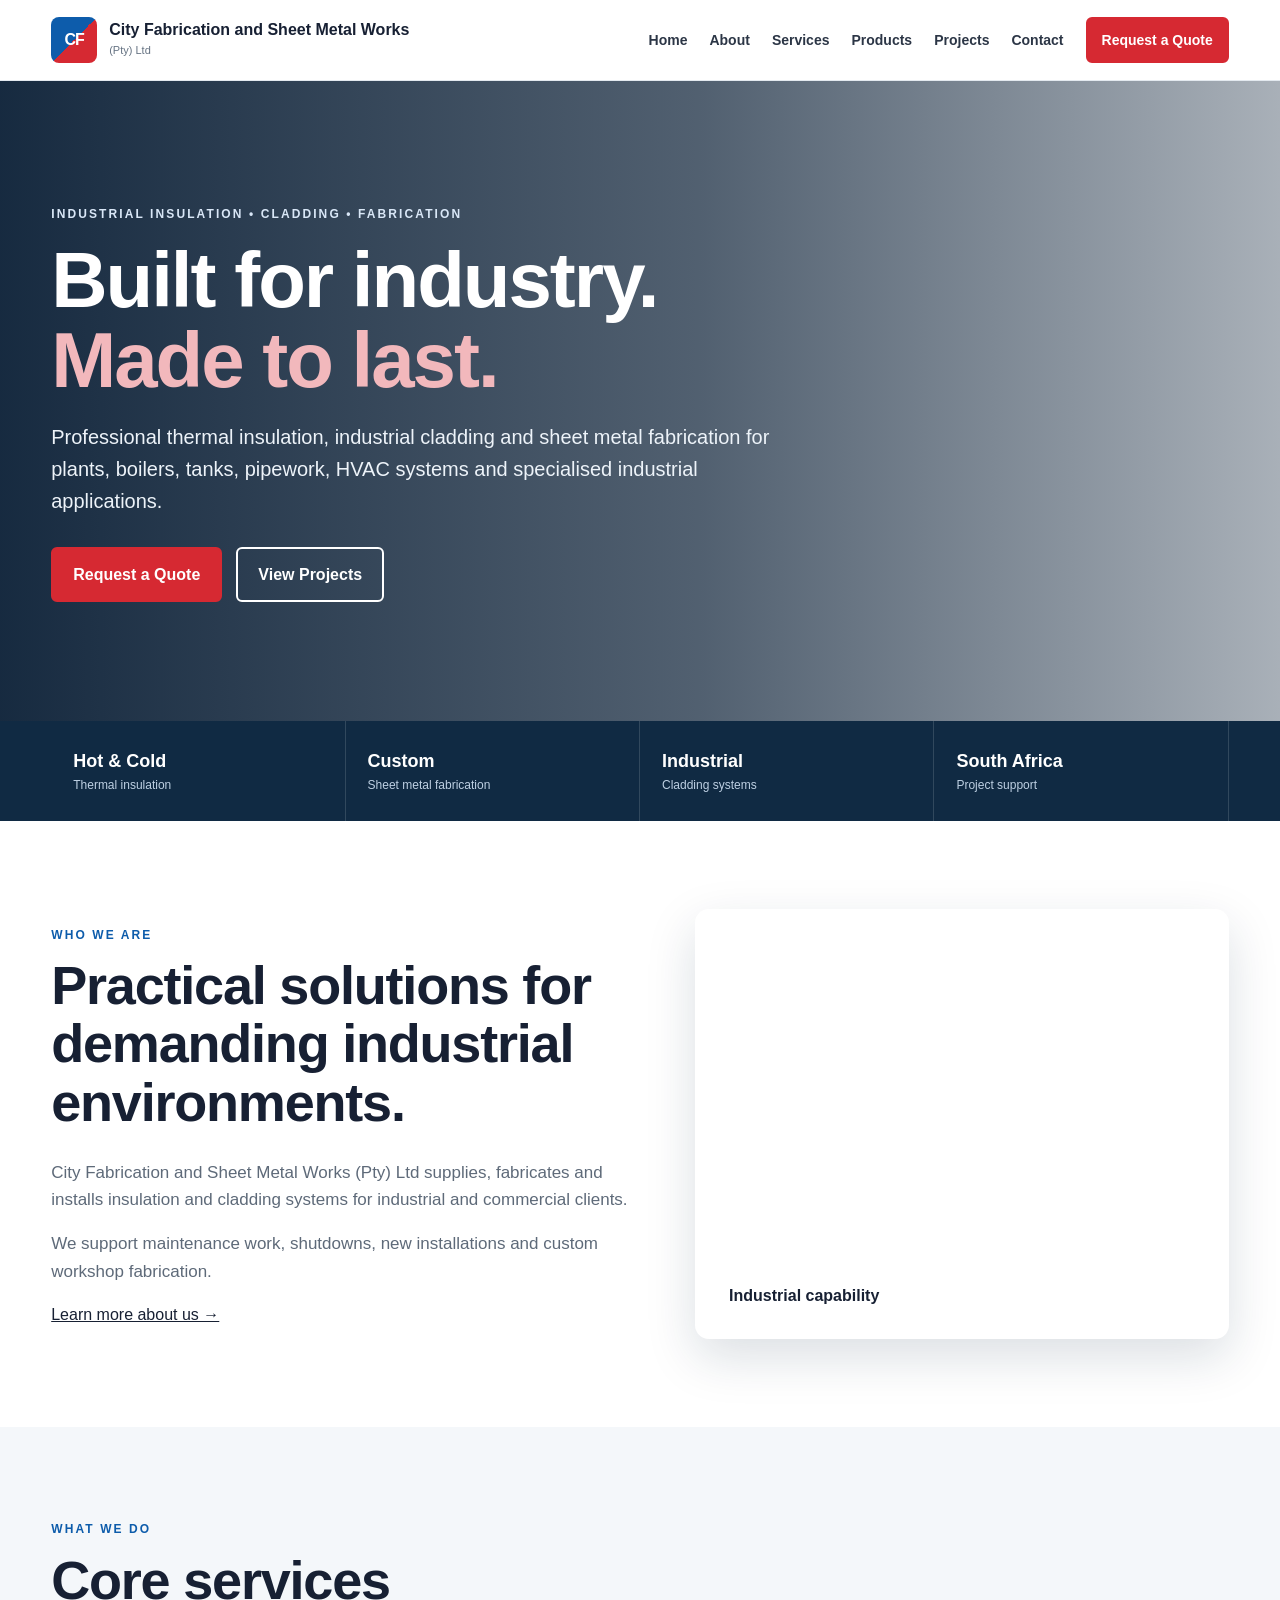
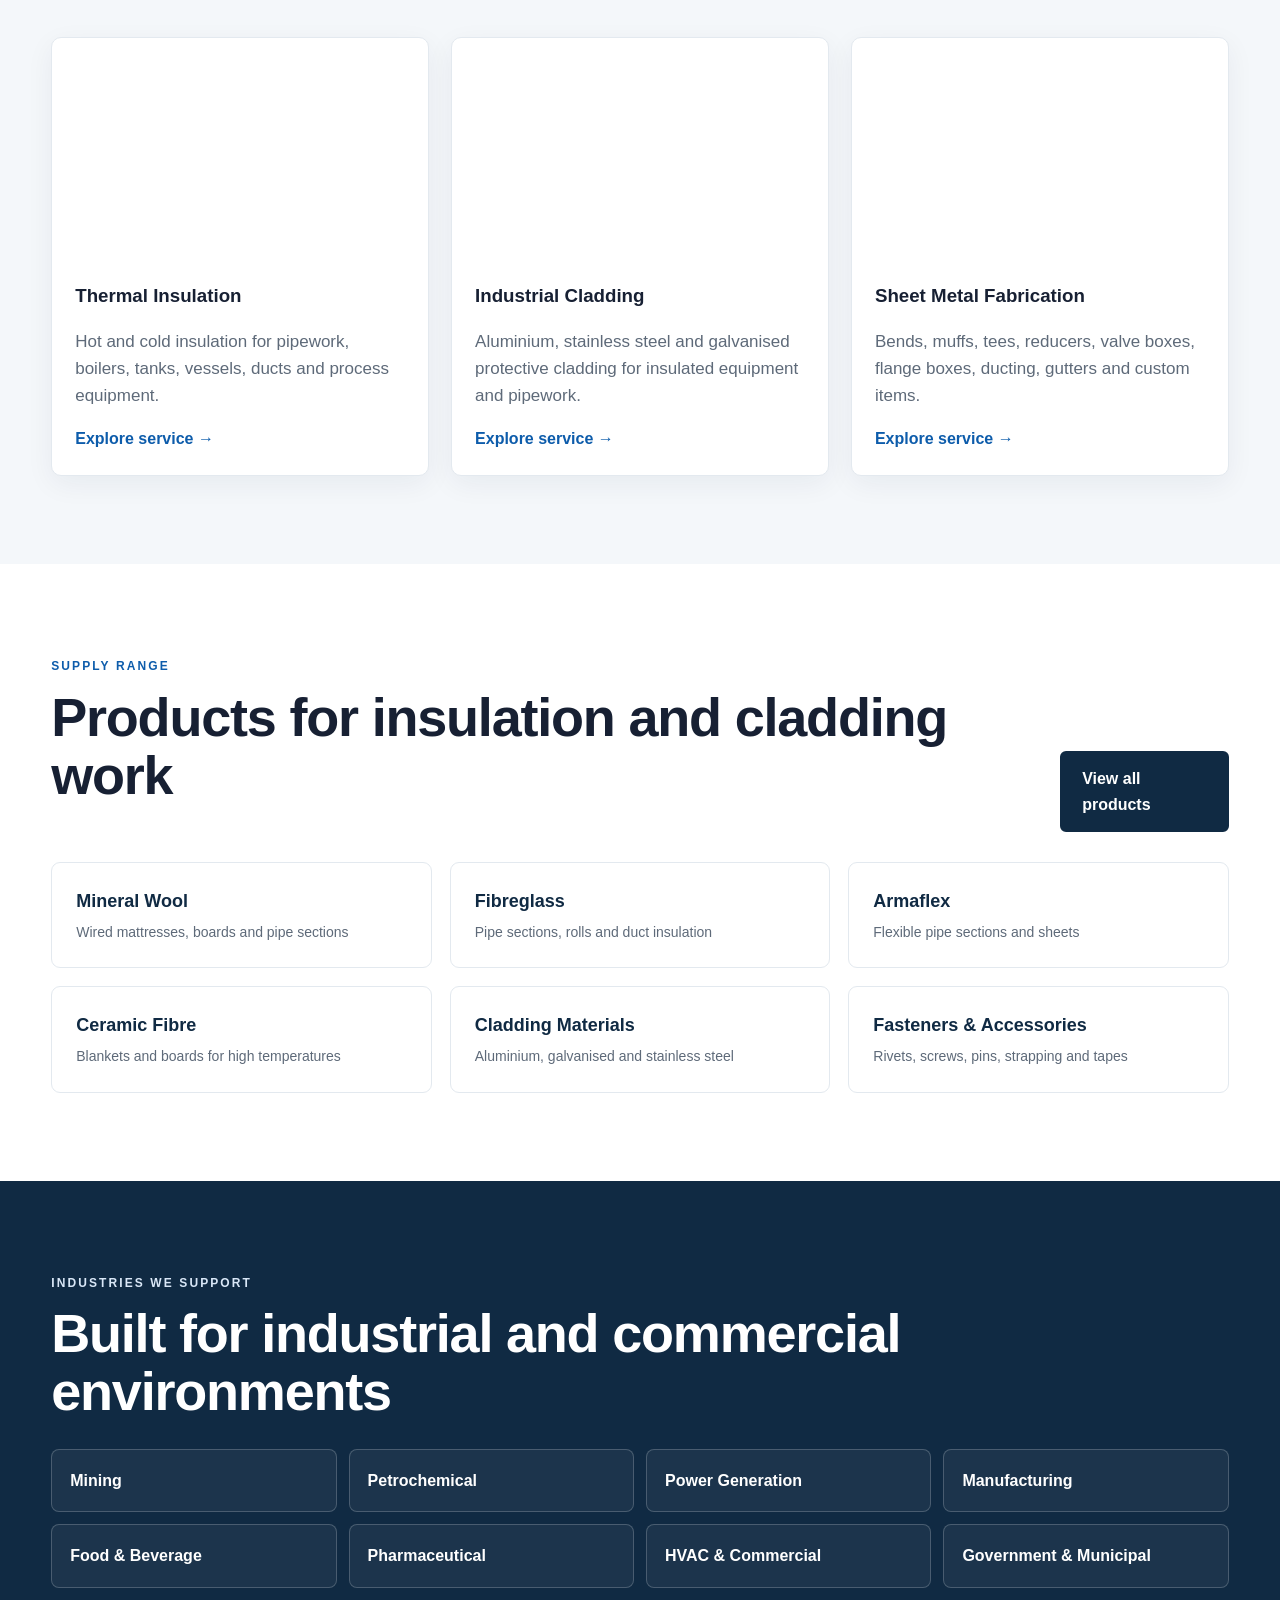
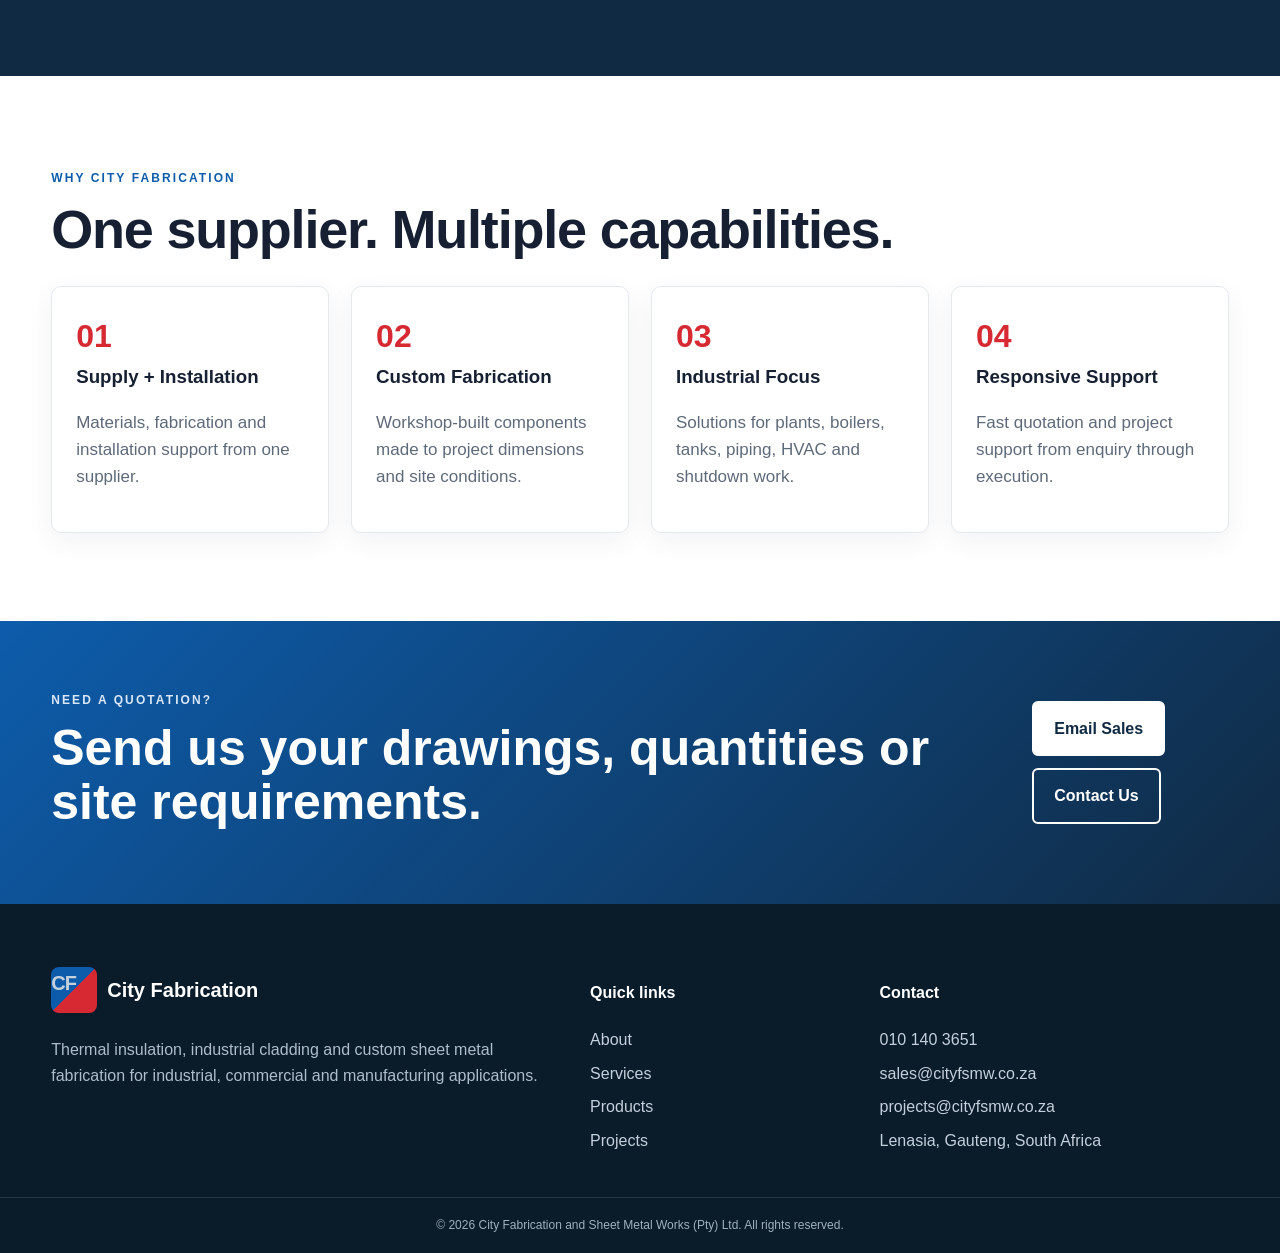
<file: index.html>
<!doctype html>
<html lang="en">
<head>
  <meta charset="utf-8">
  <meta name="viewport" content="width=device-width, initial-scale=1">
  <title>City Fabrication and Sheet Metal Works | Industrial Insulation & Fabrication</title>
  <meta name="description" content="Thermal insulation, industrial cladding and sheet metal fabrication in South Africa.">
  <link rel="stylesheet" href="style.css">
</head>
<body class="home-page">

<header class="site-header">
  <div class="container nav-wrap">
    <a class="brand" href="index.html" aria-label="City Fabrication home">
      <span class="brand-mark">CF</span>
      <span class="brand-text"><strong>City Fabrication and Sheet Metal Works</strong><small>(Pty) Ltd</small></span>
    </a>
    <button class="menu-btn" aria-label="Open navigation" aria-expanded="false">☰</button>
    <nav class="main-nav">
      <a href="index.html">Home</a>
      <a href="about.html">About</a>
      <a href="services.html">Services</a>
      <a href="products.html">Products</a>
      <a href="projects.html">Projects</a>
      <a href="contact.html">Contact</a>
      <a class="btn btn-small" href="mailto:sales@cityfsmw.co.za?subject=Request%20for%20Quotation">Request a Quote</a>
    </nav>
  </div>
</header>

<main>

<section class="hero hero-home">
  <div class="hero-shade"></div>
  <div class="container hero-content">
    <span class="eyebrow">Industrial Insulation • Cladding • Fabrication</span>
    <h1>Built for industry.<br><span>Made to last.</span></h1>
    <p>Professional thermal insulation, industrial cladding and sheet metal fabrication for plants, boilers, tanks, pipework, HVAC systems and specialised industrial applications.</p>
    <div class="hero-actions">
      <a class="btn" href="mailto:sales@cityfsmw.co.za?subject=Request%20for%20Quotation">Request a Quote</a>
      <a class="btn btn-outline" href="projects.html">View Projects</a>
    </div>
  </div>
</section>

<section class="service-strip">
  <div class="container strip-grid">
    <div><strong>Hot &amp; Cold</strong><span>Thermal insulation</span></div>
    <div><strong>Custom</strong><span>Sheet metal fabrication</span></div>
    <div><strong>Industrial</strong><span>Cladding systems</span></div>
    <div><strong>South Africa</strong><span>Project support</span></div>
  </div>
</section>

<section class="section">
  <div class="container intro-grid">
    <div>
      <span class="eyebrow dark">Who we are</span>
      <h2>Practical solutions for demanding industrial environments.</h2>
      <p>City Fabrication and Sheet Metal Works (Pty) Ltd supplies, fabricates and installs insulation and cladding systems for industrial and commercial clients.</p>
      <p>We support maintenance work, shutdowns, new installations and custom workshop fabrication.</p>
      <a class="text-link" href="about.html">Learn more about us →</a>
    </div>
    <div class="image-panel image-plant"><span>Industrial capability</span></div>
  </div>
</section>

<section class="section section-alt">
  <div class="container">
    <span class="eyebrow dark">What we do</span>
    <h2>Core services</h2>
    <div class="card-grid three">
      <article class="feature-card"><div class="card-photo photo-insulation"></div><div class="card-pad"><h3>Thermal Insulation</h3><p>Hot and cold insulation for pipework, boilers, tanks, vessels, ducts and process equipment.</p><a href="services.html#insulation">Explore service →</a></div></article>
      <article class="feature-card"><div class="card-photo photo-cladding"></div><div class="card-pad"><h3>Industrial Cladding</h3><p>Aluminium, stainless steel and galvanised protective cladding for insulated equipment and pipework.</p><a href="services.html#cladding">Explore service →</a></div></article>
      <article class="feature-card"><div class="card-photo photo-fabrication"></div><div class="card-pad"><h3>Sheet Metal Fabrication</h3><p>Bends, muffs, tees, reducers, valve boxes, flange boxes, ducting, gutters and custom items.</p><a href="services.html#fabrication">Explore service →</a></div></article>
    </div>
  </div>
</section>

<section class="section">
  <div class="container">
    <div class="section-heading"><div><span class="eyebrow dark">Supply range</span><h2>Products for insulation and cladding work</h2></div><a class="btn btn-dark" href="products.html">View all products</a></div>
    <div class="mini-product-grid">
      <a href="products.html#mineral-wool"><b>Mineral Wool</b><span>Wired mattresses, boards and pipe sections</span></a>
      <a href="products.html#fibreglass"><b>Fibreglass</b><span>Pipe sections, rolls and duct insulation</span></a>
      <a href="products.html#armaflex"><b>Armaflex</b><span>Flexible pipe sections and sheets</span></a>
      <a href="products.html#ceramic"><b>Ceramic Fibre</b><span>Blankets and boards for high temperatures</span></a>
      <a href="products.html#cladding-materials"><b>Cladding Materials</b><span>Aluminium, galvanised and stainless steel</span></a>
      <a href="products.html#accessories"><b>Fasteners &amp; Accessories</b><span>Rivets, screws, pins, strapping and tapes</span></a>
    </div>
  </div>
</section>

<section class="section industries">
  <div class="container">
    <span class="eyebrow">Industries we support</span>
    <h2>Built for industrial and commercial environments</h2>
    <div class="industry-grid">
      <span>Mining</span><span>Petrochemical</span><span>Power Generation</span><span>Manufacturing</span>
      <span>Food &amp; Beverage</span><span>Pharmaceutical</span><span>HVAC &amp; Commercial</span><span>Government &amp; Municipal</span>
    </div>
  </div>
</section>

<section class="section">
  <div class="container">
    <span class="eyebrow dark">Why City Fabrication</span>
    <h2>One supplier. Multiple capabilities.</h2>
    <div class="card-grid four compact">
      <article><b>01</b><h3>Supply + Installation</h3><p>Materials, fabrication and installation support from one supplier.</p></article>
      <article><b>02</b><h3>Custom Fabrication</h3><p>Workshop-built components made to project dimensions and site conditions.</p></article>
      <article><b>03</b><h3>Industrial Focus</h3><p>Solutions for plants, boilers, tanks, piping, HVAC and shutdown work.</p></article>
      <article><b>04</b><h3>Responsive Support</h3><p>Fast quotation and project support from enquiry through execution.</p></article>
    </div>
  </div>
</section>

<section class="cta">
  <div class="container cta-grid">
    <div><span class="eyebrow">Need a quotation?</span><h2>Send us your drawings, quantities or site requirements.</h2></div>
    <div class="cta-actions"><a class="btn btn-light" href="mailto:sales@cityfsmw.co.za?subject=Request%20for%20Quotation">Email Sales</a><a class="btn btn-outline" href="contact.html">Contact Us</a></div>
  </div>
</section>

</main>

<footer class="site-footer">
  <div class="container footer-grid">
    <div>
      <div class="footer-brand"><span class="brand-mark">CF</span><strong>City Fabrication</strong></div>
      <p>Thermal insulation, industrial cladding and custom sheet metal fabrication for industrial, commercial and manufacturing applications.</p>
    </div>
    <div>
      <h4>Quick links</h4>
      <a href="about.html">About</a><a href="services.html">Services</a><a href="products.html">Products</a><a href="projects.html">Projects</a>
    </div>
    <div>
      <h4>Contact</h4>
      <a href="tel:+27101403651">010 140 3651</a>
      <a href="mailto:sales@cityfsmw.co.za">sales@cityfsmw.co.za</a>
      <a href="mailto:projects@cityfsmw.co.za">projects@cityfsmw.co.za</a>
      <span>Lenasia, Gauteng, South Africa</span>
    </div>
  </div>
  <div class="footer-bottom">© <span id="year"></span> City Fabrication and Sheet Metal Works (Pty) Ltd. All rights reserved.</div>
</footer>
<script src="script.js"></script>

</body>
</html>
</file>
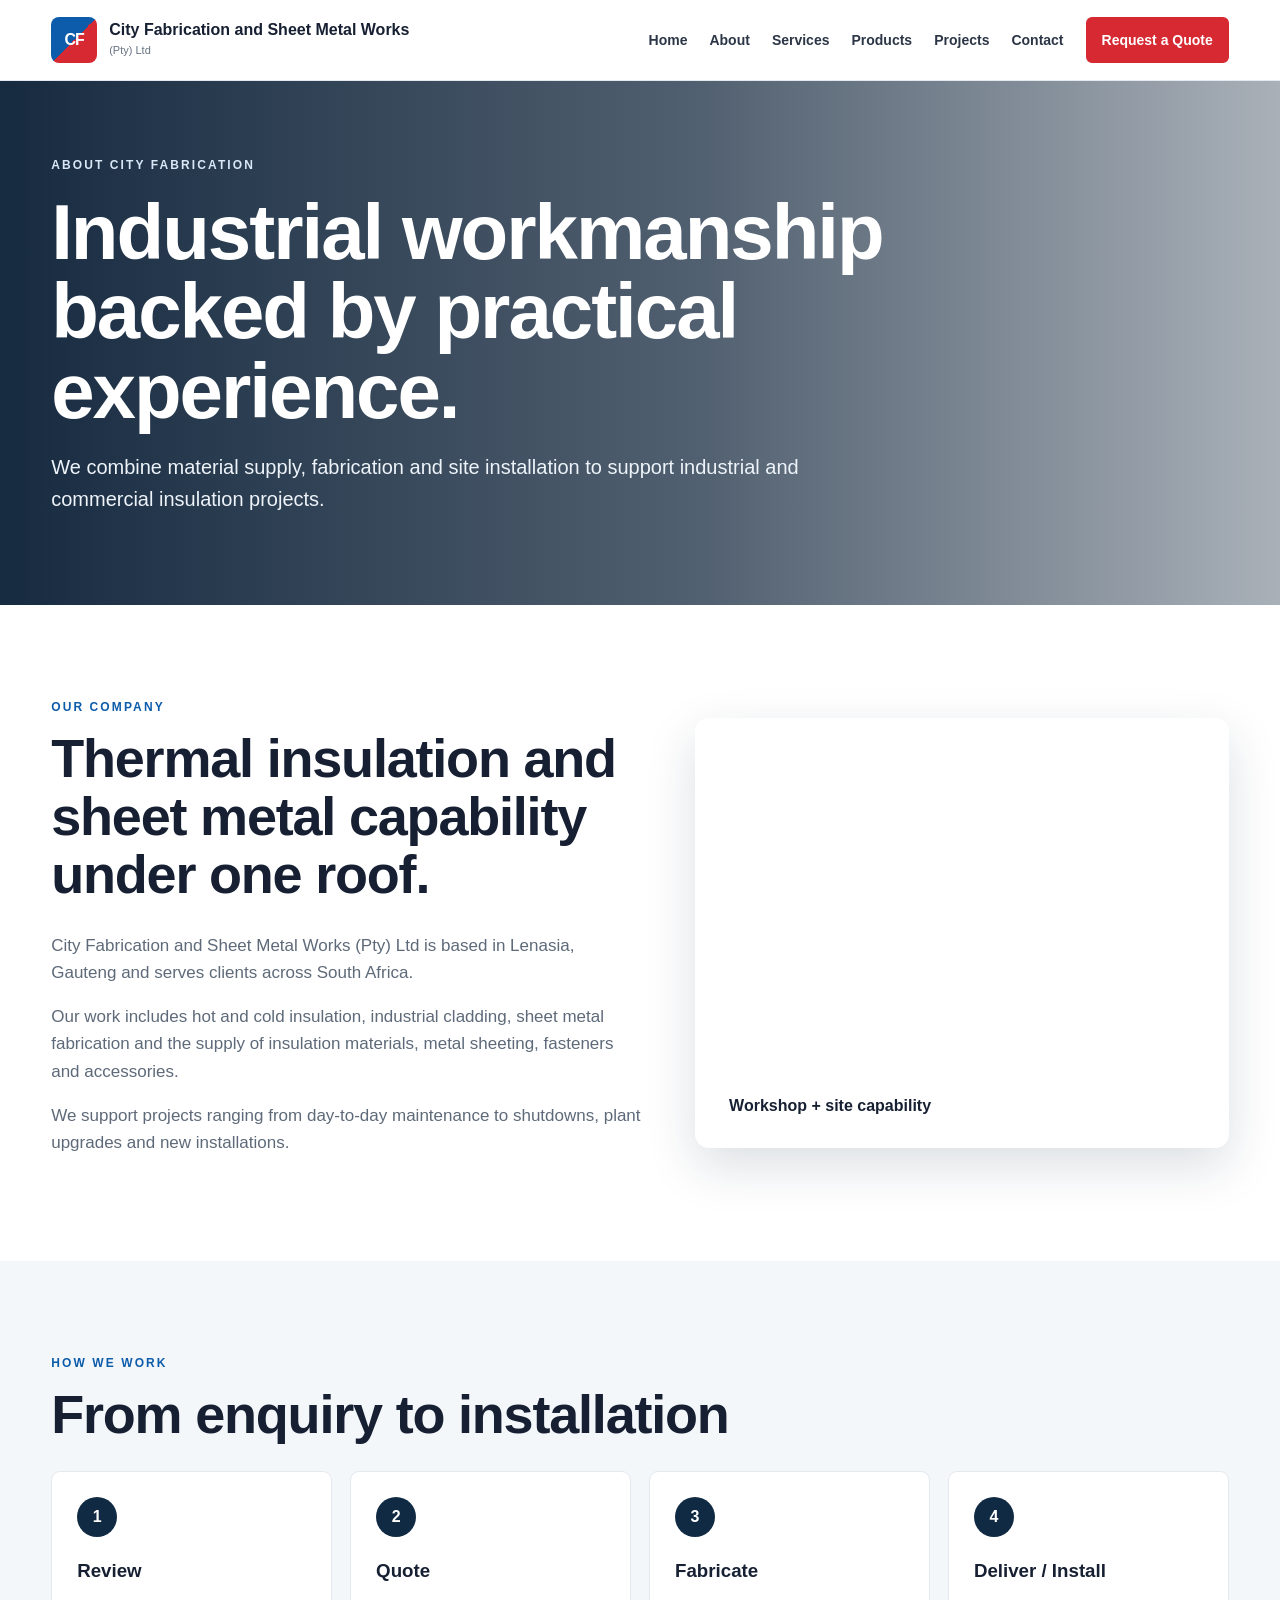
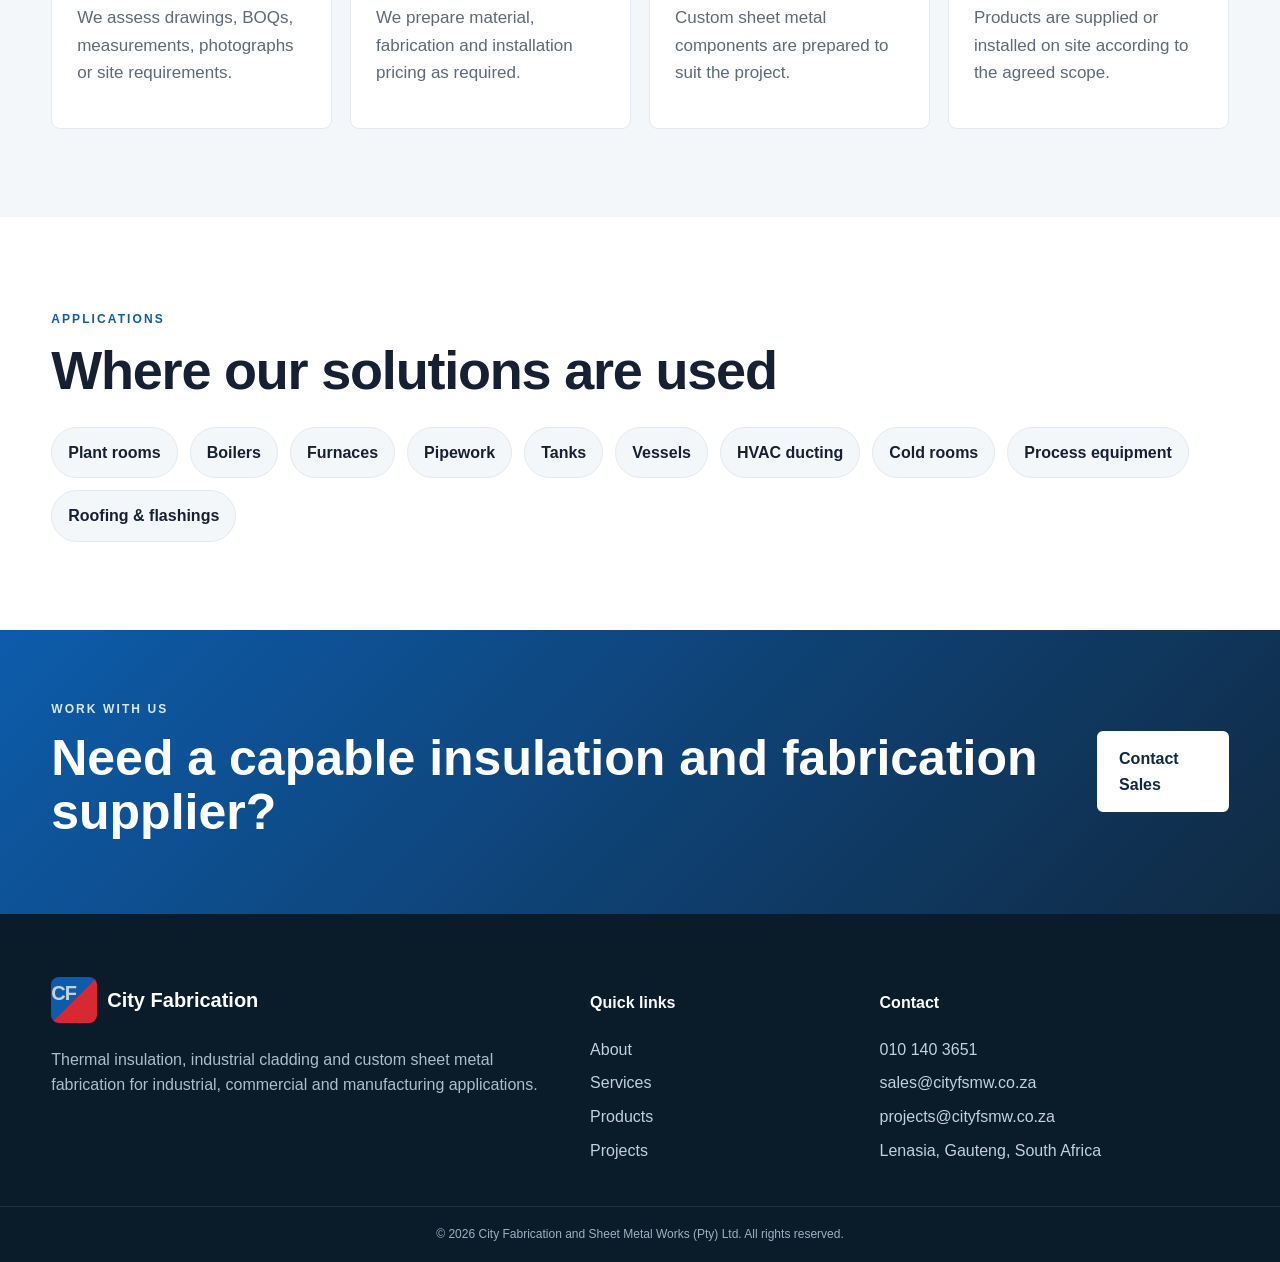
<file: about.html>
<!doctype html>
<html lang="en">
<head>
  <meta charset="utf-8">
  <meta name="viewport" content="width=device-width, initial-scale=1">
  <title>About | City Fabrication and Sheet Metal Works</title>
  <meta name="description" content="About City Fabrication and Sheet Metal Works (Pty) Ltd.">
  <link rel="stylesheet" href="style.css">
</head>
<body class="about-page">

<header class="site-header">
  <div class="container nav-wrap">
    <a class="brand" href="index.html" aria-label="City Fabrication home">
      <span class="brand-mark">CF</span>
      <span class="brand-text"><strong>City Fabrication and Sheet Metal Works</strong><small>(Pty) Ltd</small></span>
    </a>
    <button class="menu-btn" aria-label="Open navigation" aria-expanded="false">☰</button>
    <nav class="main-nav">
      <a href="index.html">Home</a>
      <a href="about.html">About</a>
      <a href="services.html">Services</a>
      <a href="products.html">Products</a>
      <a href="projects.html">Projects</a>
      <a href="contact.html">Contact</a>
      <a class="btn btn-small" href="mailto:sales@cityfsmw.co.za?subject=Request%20for%20Quotation">Request a Quote</a>
    </nav>
  </div>
</header>

<main>

<section class="page-hero hero-about"><div class="hero-shade"></div><div class="container hero-content"><span class="eyebrow">About City Fabrication</span><h1>Industrial workmanship backed by practical experience.</h1><p>We combine material supply, fabrication and site installation to support industrial and commercial insulation projects.</p></div></section>
<section class="section"><div class="container intro-grid"><div><span class="eyebrow dark">Our company</span><h2>Thermal insulation and sheet metal capability under one roof.</h2><p>City Fabrication and Sheet Metal Works (Pty) Ltd is based in Lenasia, Gauteng and serves clients across South Africa.</p><p>Our work includes hot and cold insulation, industrial cladding, sheet metal fabrication and the supply of insulation materials, metal sheeting, fasteners and accessories.</p><p>We support projects ranging from day-to-day maintenance to shutdowns, plant upgrades and new installations.</p></div><div class="image-panel image-workshop"><span>Workshop + site capability</span></div></div></section>
<section class="section section-alt"><div class="container"><span class="eyebrow dark">How we work</span><h2>From enquiry to installation</h2><div class="timeline"><article><b>1</b><h3>Review</h3><p>We assess drawings, BOQs, measurements, photographs or site requirements.</p></article><article><b>2</b><h3>Quote</h3><p>We prepare material, fabrication and installation pricing as required.</p></article><article><b>3</b><h3>Fabricate</h3><p>Custom sheet metal components are prepared to suit the project.</p></article><article><b>4</b><h3>Deliver / Install</h3><p>Products are supplied or installed on site according to the agreed scope.</p></article></div></div></section>
<section class="section"><div class="container"><span class="eyebrow dark">Applications</span><h2>Where our solutions are used</h2><div class="tag-cloud"><span>Plant rooms</span><span>Boilers</span><span>Furnaces</span><span>Pipework</span><span>Tanks</span><span>Vessels</span><span>HVAC ducting</span><span>Cold rooms</span><span>Process equipment</span><span>Roofing &amp; flashings</span></div></div></section>
<section class="cta"><div class="container cta-grid"><div><span class="eyebrow">Work with us</span><h2>Need a capable insulation and fabrication supplier?</h2></div><a class="btn btn-light" href="mailto:sales@cityfsmw.co.za?subject=Company%20Enquiry">Contact Sales</a></div></section>

</main>

<footer class="site-footer">
  <div class="container footer-grid">
    <div>
      <div class="footer-brand"><span class="brand-mark">CF</span><strong>City Fabrication</strong></div>
      <p>Thermal insulation, industrial cladding and custom sheet metal fabrication for industrial, commercial and manufacturing applications.</p>
    </div>
    <div>
      <h4>Quick links</h4>
      <a href="about.html">About</a><a href="services.html">Services</a><a href="products.html">Products</a><a href="projects.html">Projects</a>
    </div>
    <div>
      <h4>Contact</h4>
      <a href="tel:+27101403651">010 140 3651</a>
      <a href="mailto:sales@cityfsmw.co.za">sales@cityfsmw.co.za</a>
      <a href="mailto:projects@cityfsmw.co.za">projects@cityfsmw.co.za</a>
      <span>Lenasia, Gauteng, South Africa</span>
    </div>
  </div>
  <div class="footer-bottom">© <span id="year"></span> City Fabrication and Sheet Metal Works (Pty) Ltd. All rights reserved.</div>
</footer>
<script src="script.js"></script>

</body>
</html>
</file>
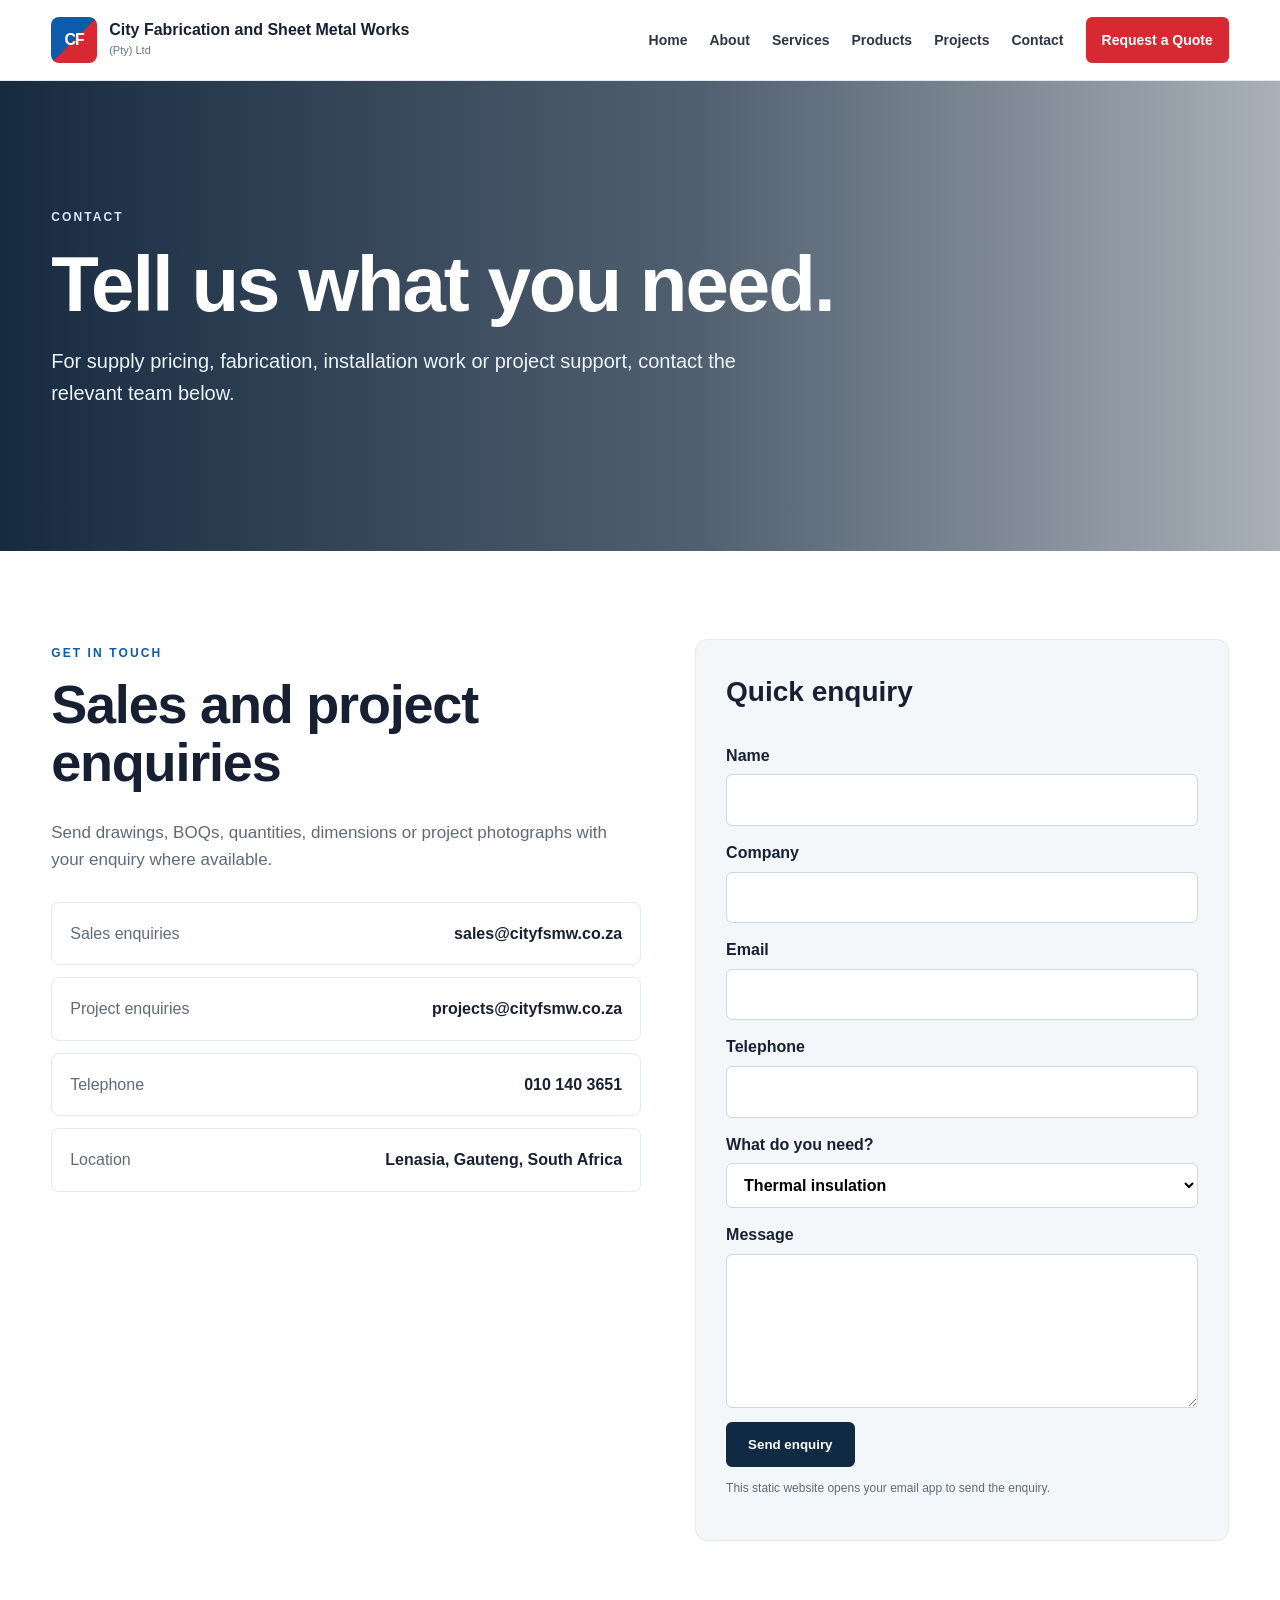
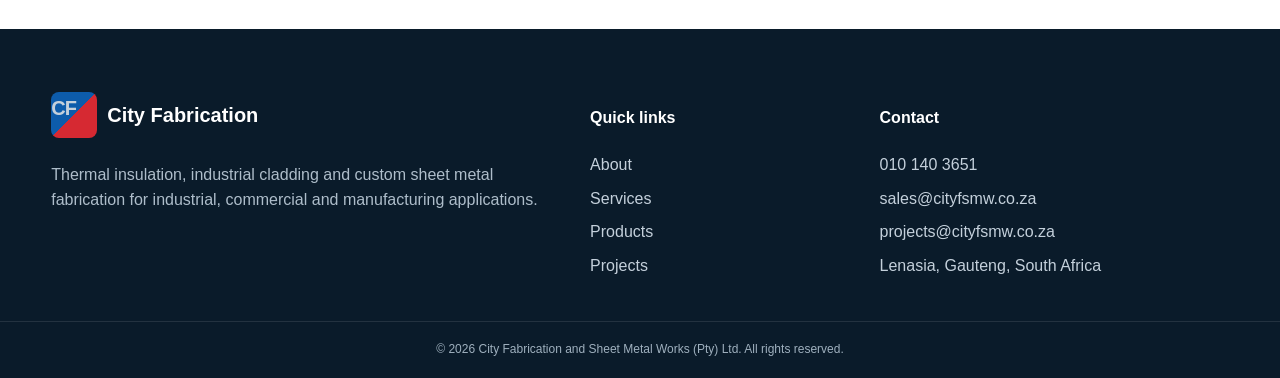
<file: contact.html>
<!doctype html>
<html lang="en">
<head>
  <meta charset="utf-8">
  <meta name="viewport" content="width=device-width, initial-scale=1">
  <title>Contact | City Fabrication and Sheet Metal Works</title>
  <meta name="description" content="Contact City Fabrication for sales, quotations and project enquiries.">
  <link rel="stylesheet" href="style.css">
</head>
<body class="contact-page">

<header class="site-header">
  <div class="container nav-wrap">
    <a class="brand" href="index.html" aria-label="City Fabrication home">
      <span class="brand-mark">CF</span>
      <span class="brand-text"><strong>City Fabrication and Sheet Metal Works</strong><small>(Pty) Ltd</small></span>
    </a>
    <button class="menu-btn" aria-label="Open navigation" aria-expanded="false">☰</button>
    <nav class="main-nav">
      <a href="index.html">Home</a>
      <a href="about.html">About</a>
      <a href="services.html">Services</a>
      <a href="products.html">Products</a>
      <a href="projects.html">Projects</a>
      <a href="contact.html">Contact</a>
      <a class="btn btn-small" href="mailto:sales@cityfsmw.co.za?subject=Request%20for%20Quotation">Request a Quote</a>
    </nav>
  </div>
</header>

<main>

<section class="page-hero hero-contact"><div class="hero-shade"></div><div class="container hero-content"><span class="eyebrow">Contact</span><h1>Tell us what you need.</h1><p>For supply pricing, fabrication, installation work or project support, contact the relevant team below.</p></div></section>
<section class="section"><div class="container contact-layout">
<div><span class="eyebrow dark">Get in touch</span><h2>Sales and project enquiries</h2><p>Send drawings, BOQs, quantities, dimensions or project photographs with your enquiry where available.</p>
<div class="contact-boxes">
<a href="mailto:sales@cityfsmw.co.za"><span>Sales enquiries</span><strong>sales@cityfsmw.co.za</strong></a>
<a href="mailto:projects@cityfsmw.co.za"><span>Project enquiries</span><strong>projects@cityfsmw.co.za</strong></a>
<a href="tel:+27101403651"><span>Telephone</span><strong>010 140 3651</strong></a>
<div><span>Location</span><strong>Lenasia, Gauteng, South Africa</strong></div>
</div></div>
<form class="contact-form" action="mailto:sales@cityfsmw.co.za" method="post" enctype="text/plain">
<h3>Quick enquiry</h3>
<label>Name<input name="Name" required></label>
<label>Company<input name="Company"></label>
<label>Email<input type="email" name="Email" required></label>
<label>Telephone<input name="Telephone"></label>
<label>What do you need?<select name="Enquiry"><option>Thermal insulation</option><option>Industrial cladding</option><option>Sheet metal fabrication</option><option>Product supply</option><option>Project / site work</option><option>Other</option></select></label>
<label>Message<textarea name="Message" rows="5" required></textarea></label>
<button class="btn btn-dark" type="submit">Send enquiry</button>
<p class="form-note">This static website opens your email app to send the enquiry.</p>
</form>
</div></section>

</main>

<footer class="site-footer">
  <div class="container footer-grid">
    <div>
      <div class="footer-brand"><span class="brand-mark">CF</span><strong>City Fabrication</strong></div>
      <p>Thermal insulation, industrial cladding and custom sheet metal fabrication for industrial, commercial and manufacturing applications.</p>
    </div>
    <div>
      <h4>Quick links</h4>
      <a href="about.html">About</a><a href="services.html">Services</a><a href="products.html">Products</a><a href="projects.html">Projects</a>
    </div>
    <div>
      <h4>Contact</h4>
      <a href="tel:+27101403651">010 140 3651</a>
      <a href="mailto:sales@cityfsmw.co.za">sales@cityfsmw.co.za</a>
      <a href="mailto:projects@cityfsmw.co.za">projects@cityfsmw.co.za</a>
      <span>Lenasia, Gauteng, South Africa</span>
    </div>
  </div>
  <div class="footer-bottom">© <span id="year"></span> City Fabrication and Sheet Metal Works (Pty) Ltd. All rights reserved.</div>
</footer>
<script src="script.js"></script>

</body>
</html>
</file>
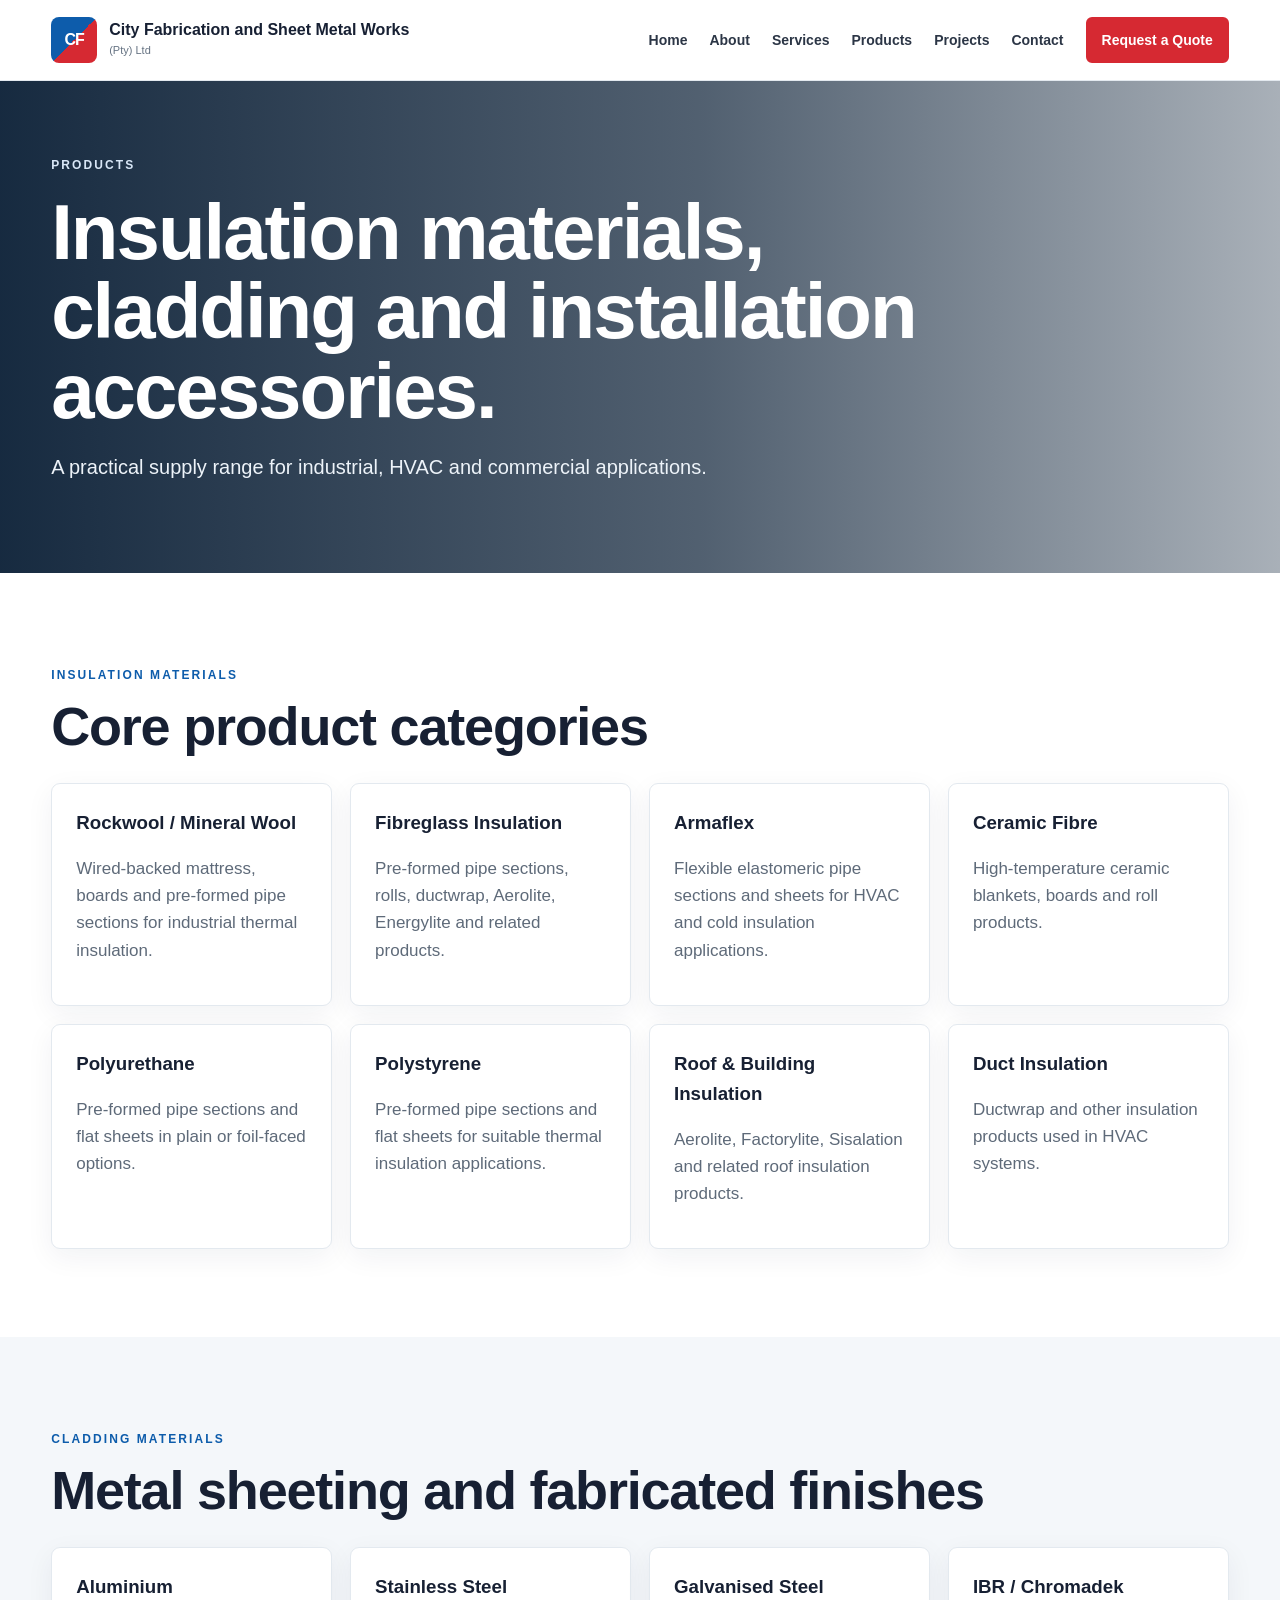
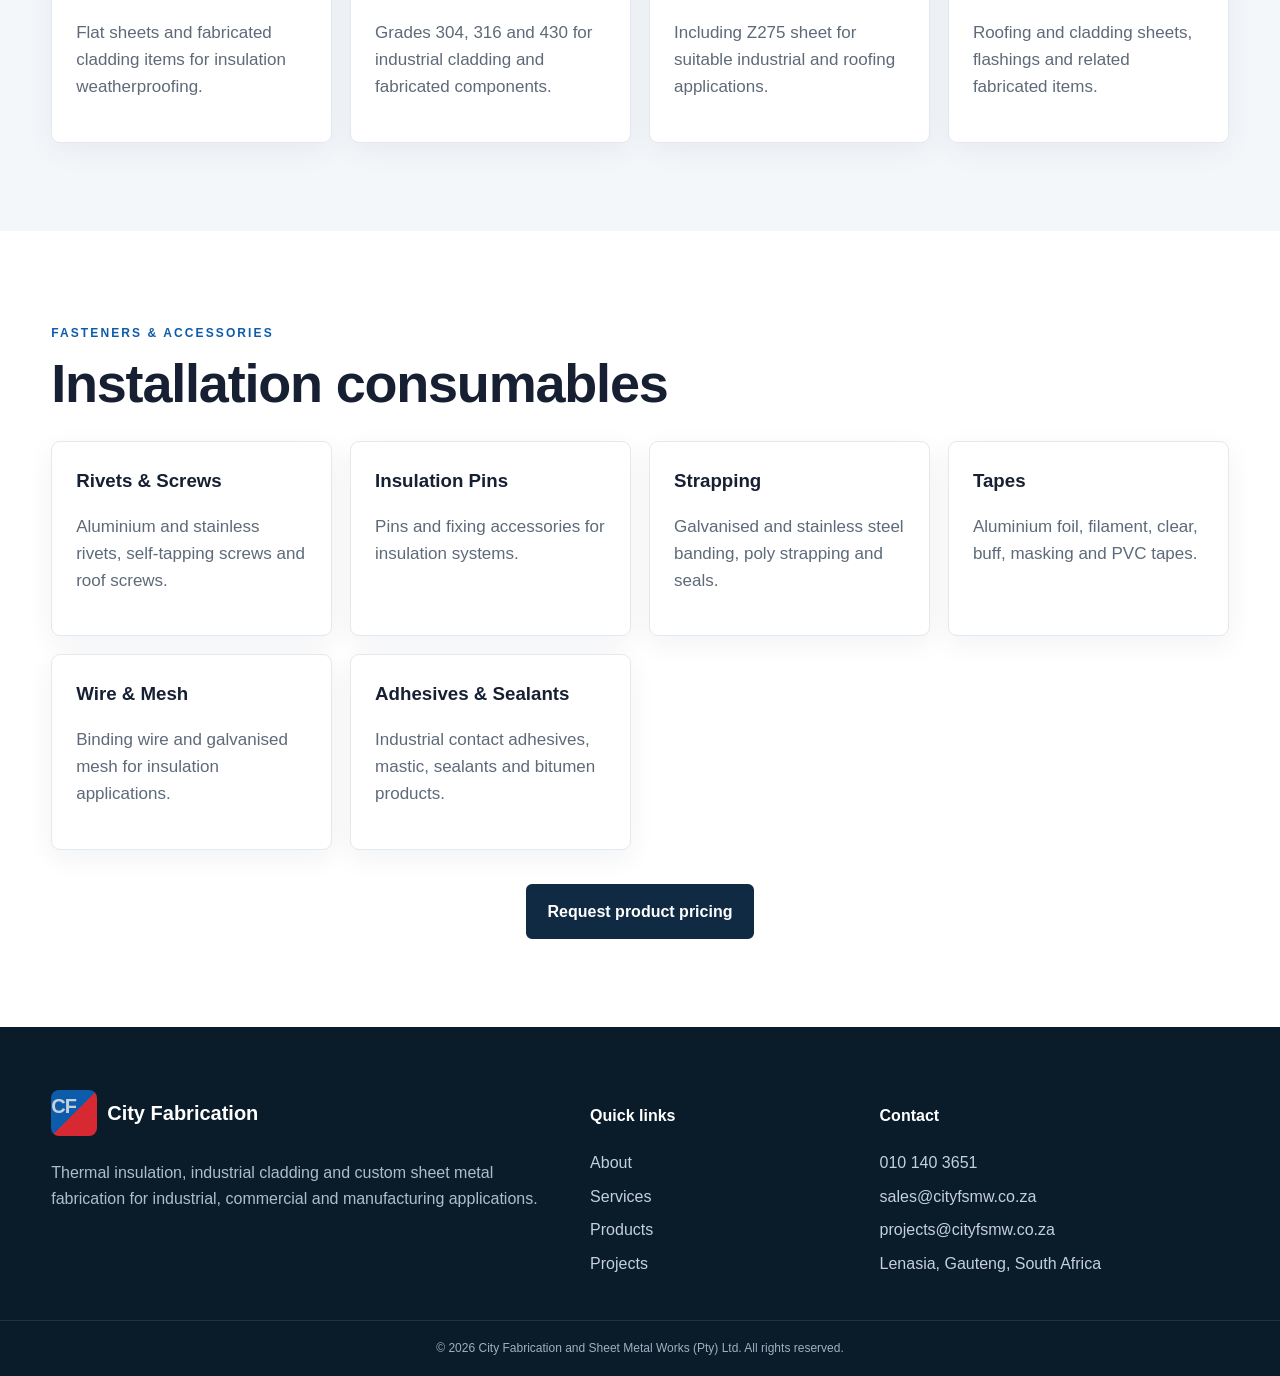
<file: products.html>
<!doctype html>
<html lang="en">
<head>
  <meta charset="utf-8">
  <meta name="viewport" content="width=device-width, initial-scale=1">
  <title>Products | City Fabrication and Sheet Metal Works</title>
  <meta name="description" content="Industrial insulation materials, cladding sheets, fasteners, adhesives and accessories.">
  <link rel="stylesheet" href="style.css">
</head>
<body class="products-page">

<header class="site-header">
  <div class="container nav-wrap">
    <a class="brand" href="index.html" aria-label="City Fabrication home">
      <span class="brand-mark">CF</span>
      <span class="brand-text"><strong>City Fabrication and Sheet Metal Works</strong><small>(Pty) Ltd</small></span>
    </a>
    <button class="menu-btn" aria-label="Open navigation" aria-expanded="false">☰</button>
    <nav class="main-nav">
      <a href="index.html">Home</a>
      <a href="about.html">About</a>
      <a href="services.html">Services</a>
      <a href="products.html">Products</a>
      <a href="projects.html">Projects</a>
      <a href="contact.html">Contact</a>
      <a class="btn btn-small" href="mailto:sales@cityfsmw.co.za?subject=Request%20for%20Quotation">Request a Quote</a>
    </nav>
  </div>
</header>

<main>

<section class="page-hero hero-products"><div class="hero-shade"></div><div class="container hero-content"><span class="eyebrow">Products</span><h1>Insulation materials, cladding and installation accessories.</h1><p>A practical supply range for industrial, HVAC and commercial applications.</p></div></section>
<section class="section"><div class="container"><span class="eyebrow dark">Insulation materials</span><h2>Core product categories</h2><div class="product-catalog">
<article id="mineral-wool"><h3>Rockwool / Mineral Wool</h3><p>Wired-backed mattress, boards and pre-formed pipe sections for industrial thermal insulation.</p></article>
<article id="fibreglass"><h3>Fibreglass Insulation</h3><p>Pre-formed pipe sections, rolls, ductwrap, Aerolite, Energylite and related products.</p></article>
<article id="armaflex"><h3>Armaflex</h3><p>Flexible elastomeric pipe sections and sheets for HVAC and cold insulation applications.</p></article>
<article id="ceramic"><h3>Ceramic Fibre</h3><p>High-temperature ceramic blankets, boards and roll products.</p></article>
<article><h3>Polyurethane</h3><p>Pre-formed pipe sections and flat sheets in plain or foil-faced options.</p></article>
<article><h3>Polystyrene</h3><p>Pre-formed pipe sections and flat sheets for suitable thermal insulation applications.</p></article>
<article><h3>Roof &amp; Building Insulation</h3><p>Aerolite, Factorylite, Sisalation and related roof insulation products.</p></article>
<article><h3>Duct Insulation</h3><p>Ductwrap and other insulation products used in HVAC systems.</p></article>
</div></div></section>
<section id="cladding-materials" class="section section-alt"><div class="container"><span class="eyebrow dark">Cladding materials</span><h2>Metal sheeting and fabricated finishes</h2><div class="product-catalog"><article><h3>Aluminium</h3><p>Flat sheets and fabricated cladding items for insulation weatherproofing.</p></article><article><h3>Stainless Steel</h3><p>Grades 304, 316 and 430 for industrial cladding and fabricated components.</p></article><article><h3>Galvanised Steel</h3><p>Including Z275 sheet for suitable industrial and roofing applications.</p></article><article><h3>IBR / Chromadek</h3><p>Roofing and cladding sheets, flashings and related fabricated items.</p></article></div></div></section>
<section id="accessories" class="section"><div class="container"><span class="eyebrow dark">Fasteners &amp; accessories</span><h2>Installation consumables</h2><div class="product-catalog"><article><h3>Rivets &amp; Screws</h3><p>Aluminium and stainless rivets, self-tapping screws and roof screws.</p></article><article><h3>Insulation Pins</h3><p>Pins and fixing accessories for insulation systems.</p></article><article><h3>Strapping</h3><p>Galvanised and stainless steel banding, poly strapping and seals.</p></article><article><h3>Tapes</h3><p>Aluminium foil, filament, clear, buff, masking and PVC tapes.</p></article><article><h3>Wire &amp; Mesh</h3><p>Binding wire and galvanised mesh for insulation applications.</p></article><article><h3>Adhesives &amp; Sealants</h3><p>Industrial contact adhesives, mastic, sealants and bitumen products.</p></article></div><div class="center-action"><a class="btn btn-dark" href="mailto:sales@cityfsmw.co.za?subject=Product%20Supply%20Quotation">Request product pricing</a></div></div></section>

</main>

<footer class="site-footer">
  <div class="container footer-grid">
    <div>
      <div class="footer-brand"><span class="brand-mark">CF</span><strong>City Fabrication</strong></div>
      <p>Thermal insulation, industrial cladding and custom sheet metal fabrication for industrial, commercial and manufacturing applications.</p>
    </div>
    <div>
      <h4>Quick links</h4>
      <a href="about.html">About</a><a href="services.html">Services</a><a href="products.html">Products</a><a href="projects.html">Projects</a>
    </div>
    <div>
      <h4>Contact</h4>
      <a href="tel:+27101403651">010 140 3651</a>
      <a href="mailto:sales@cityfsmw.co.za">sales@cityfsmw.co.za</a>
      <a href="mailto:projects@cityfsmw.co.za">projects@cityfsmw.co.za</a>
      <span>Lenasia, Gauteng, South Africa</span>
    </div>
  </div>
  <div class="footer-bottom">© <span id="year"></span> City Fabrication and Sheet Metal Works (Pty) Ltd. All rights reserved.</div>
</footer>
<script src="script.js"></script>

</body>
</html>
</file>
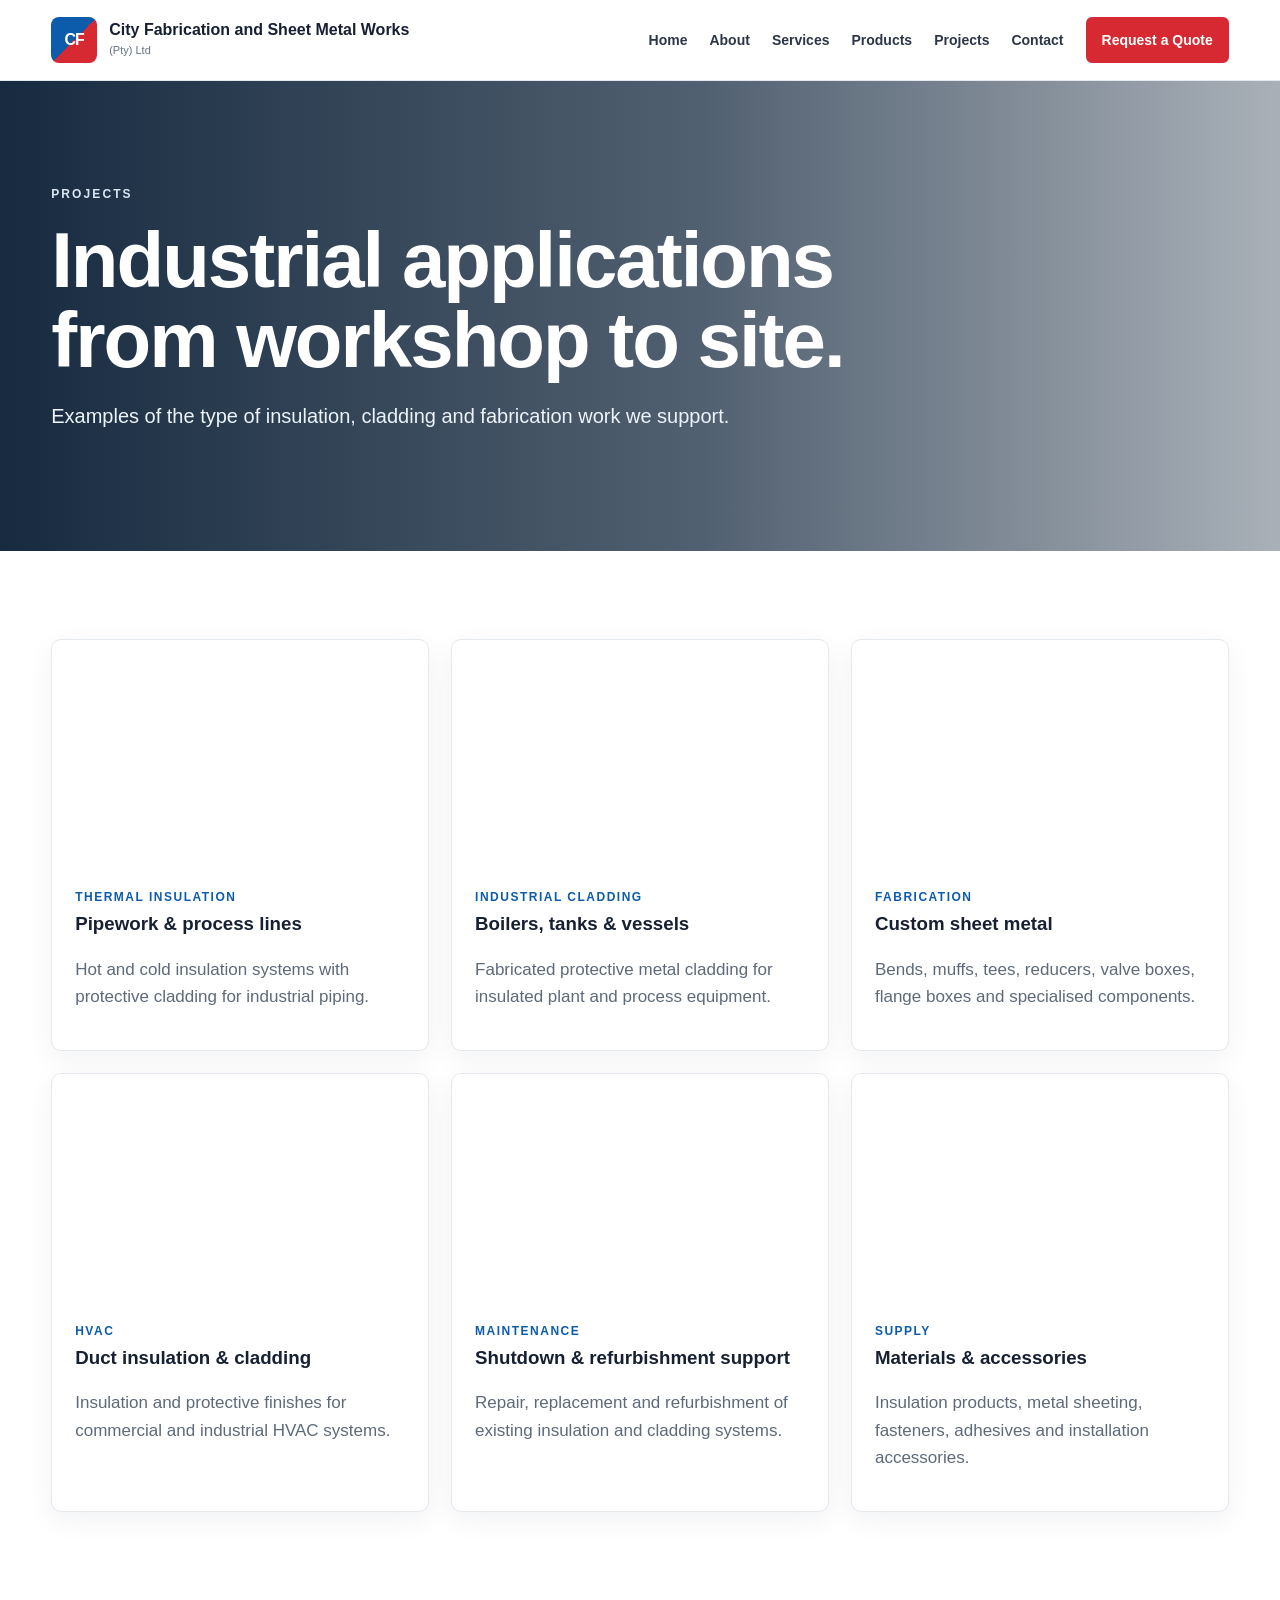
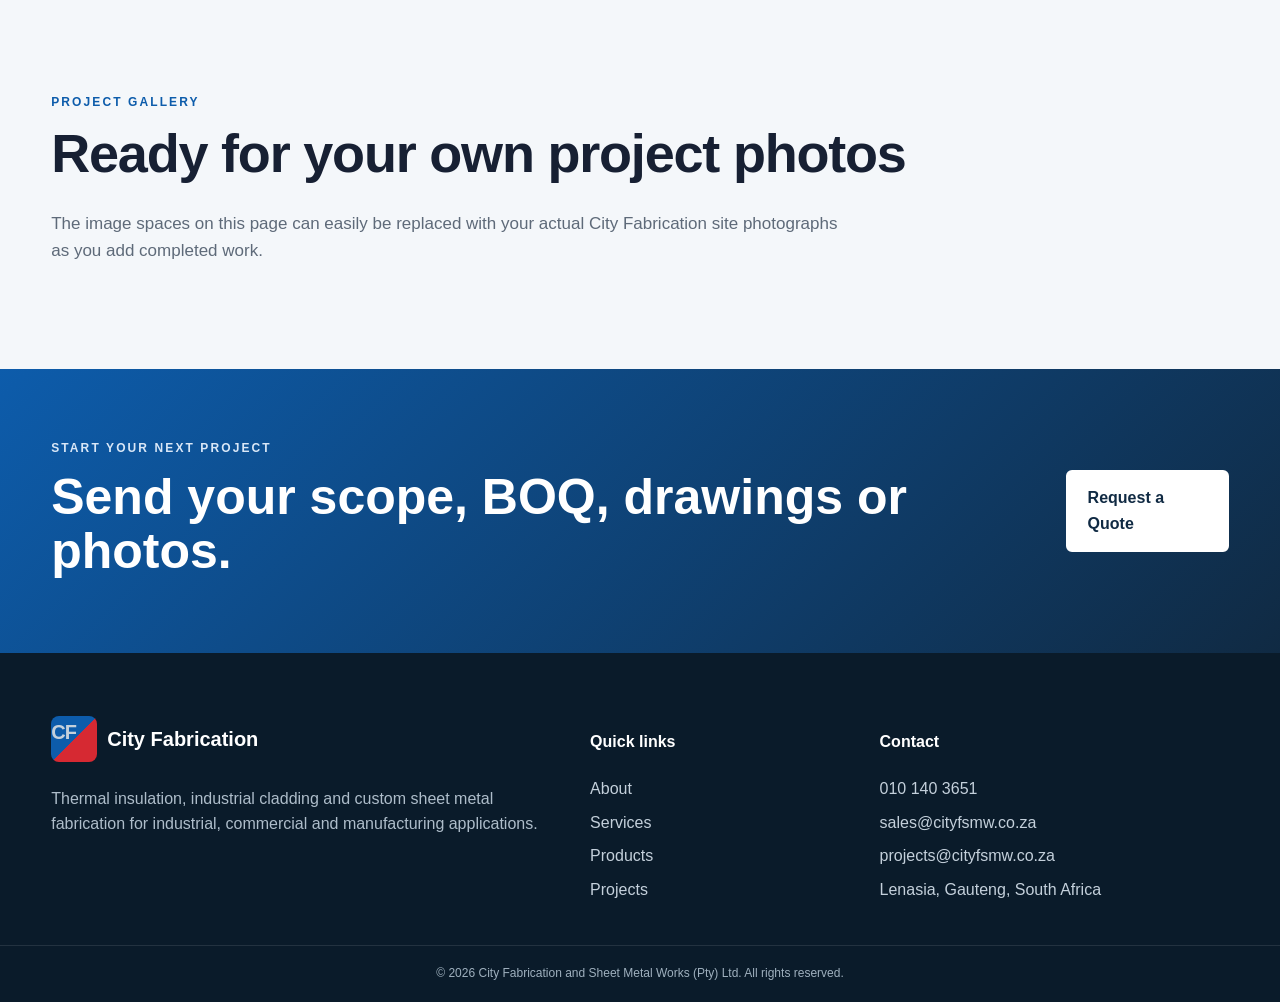
<file: projects.html>
<!doctype html>
<html lang="en">
<head>
  <meta charset="utf-8">
  <meta name="viewport" content="width=device-width, initial-scale=1">
  <title>Projects | City Fabrication and Sheet Metal Works</title>
  <meta name="description" content="Industrial insulation, cladding, HVAC and sheet metal fabrication project capability.">
  <link rel="stylesheet" href="style.css">
</head>
<body class="projects-page">

<header class="site-header">
  <div class="container nav-wrap">
    <a class="brand" href="index.html" aria-label="City Fabrication home">
      <span class="brand-mark">CF</span>
      <span class="brand-text"><strong>City Fabrication and Sheet Metal Works</strong><small>(Pty) Ltd</small></span>
    </a>
    <button class="menu-btn" aria-label="Open navigation" aria-expanded="false">☰</button>
    <nav class="main-nav">
      <a href="index.html">Home</a>
      <a href="about.html">About</a>
      <a href="services.html">Services</a>
      <a href="products.html">Products</a>
      <a href="projects.html">Projects</a>
      <a href="contact.html">Contact</a>
      <a class="btn btn-small" href="mailto:sales@cityfsmw.co.za?subject=Request%20for%20Quotation">Request a Quote</a>
    </nav>
  </div>
</header>

<main>

<section class="page-hero hero-projects"><div class="hero-shade"></div><div class="container hero-content"><span class="eyebrow">Projects</span><h1>Industrial applications from workshop to site.</h1><p>Examples of the type of insulation, cladding and fabrication work we support.</p></div></section>
<section class="section"><div class="container"><div class="project-grid">
<article class="project-card"><div class="project-photo p1"></div><div class="card-pad"><span>Thermal insulation</span><h3>Pipework &amp; process lines</h3><p>Hot and cold insulation systems with protective cladding for industrial piping.</p></div></article>
<article class="project-card"><div class="project-photo p2"></div><div class="card-pad"><span>Industrial cladding</span><h3>Boilers, tanks &amp; vessels</h3><p>Fabricated protective metal cladding for insulated plant and process equipment.</p></div></article>
<article class="project-card"><div class="project-photo p3"></div><div class="card-pad"><span>Fabrication</span><h3>Custom sheet metal</h3><p>Bends, muffs, tees, reducers, valve boxes, flange boxes and specialised components.</p></div></article>
<article class="project-card"><div class="project-photo p4"></div><div class="card-pad"><span>HVAC</span><h3>Duct insulation &amp; cladding</h3><p>Insulation and protective finishes for commercial and industrial HVAC systems.</p></div></article>
<article class="project-card"><div class="project-photo p5"></div><div class="card-pad"><span>Maintenance</span><h3>Shutdown &amp; refurbishment support</h3><p>Repair, replacement and refurbishment of existing insulation and cladding systems.</p></div></article>
<article class="project-card"><div class="project-photo p6"></div><div class="card-pad"><span>Supply</span><h3>Materials &amp; accessories</h3><p>Insulation products, metal sheeting, fasteners, adhesives and installation accessories.</p></div></article>
</div></div></section>
<section class="section section-alt"><div class="container"><span class="eyebrow dark">Project gallery</span><h2>Ready for your own project photos</h2><p class="lead">The image spaces on this page can easily be replaced with your actual City Fabrication site photographs as you add completed work.</p></div></section>
<section class="cta"><div class="container cta-grid"><div><span class="eyebrow">Start your next project</span><h2>Send your scope, BOQ, drawings or photos.</h2></div><a class="btn btn-light" href="mailto:sales@cityfsmw.co.za?subject=Project%20Quotation">Request a Quote</a></div></section>

</main>

<footer class="site-footer">
  <div class="container footer-grid">
    <div>
      <div class="footer-brand"><span class="brand-mark">CF</span><strong>City Fabrication</strong></div>
      <p>Thermal insulation, industrial cladding and custom sheet metal fabrication for industrial, commercial and manufacturing applications.</p>
    </div>
    <div>
      <h4>Quick links</h4>
      <a href="about.html">About</a><a href="services.html">Services</a><a href="products.html">Products</a><a href="projects.html">Projects</a>
    </div>
    <div>
      <h4>Contact</h4>
      <a href="tel:+27101403651">010 140 3651</a>
      <a href="mailto:sales@cityfsmw.co.za">sales@cityfsmw.co.za</a>
      <a href="mailto:projects@cityfsmw.co.za">projects@cityfsmw.co.za</a>
      <span>Lenasia, Gauteng, South Africa</span>
    </div>
  </div>
  <div class="footer-bottom">© <span id="year"></span> City Fabrication and Sheet Metal Works (Pty) Ltd. All rights reserved.</div>
</footer>
<script src="script.js"></script>

</body>
</html>
</file>
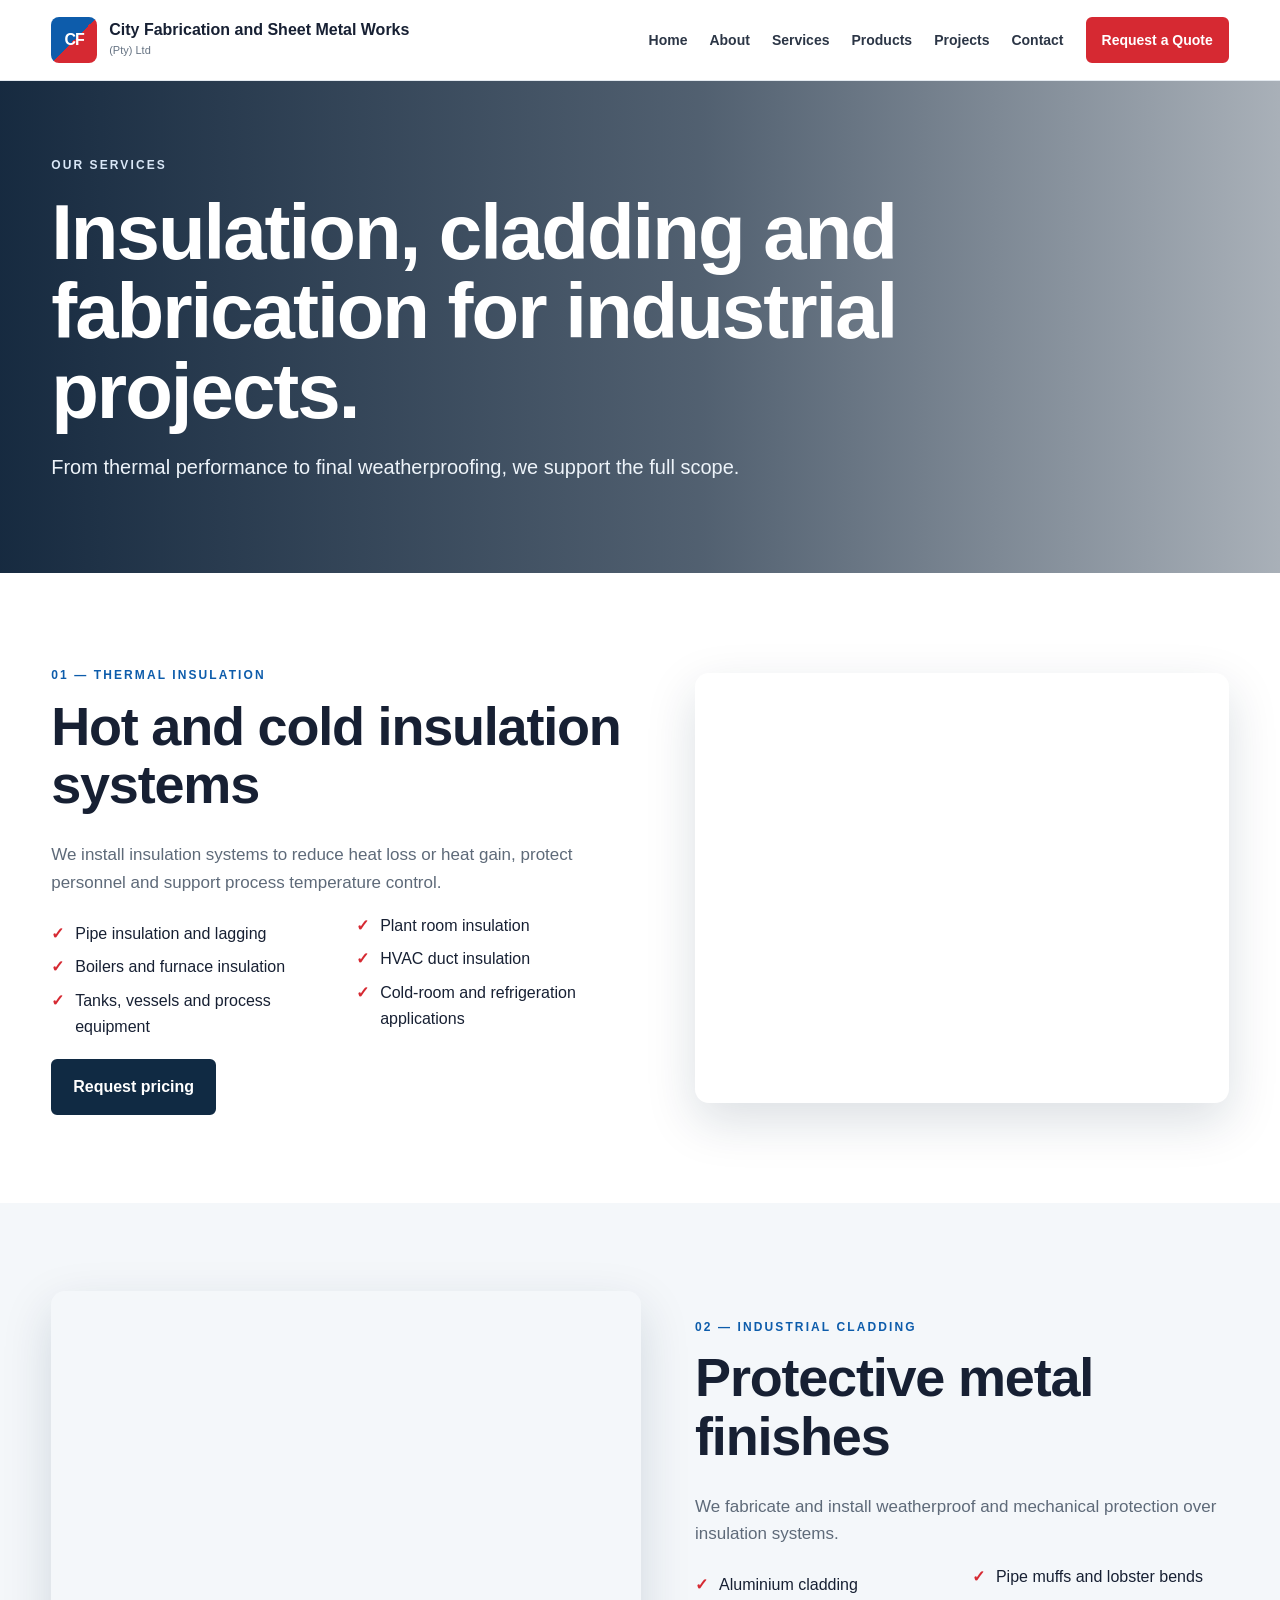
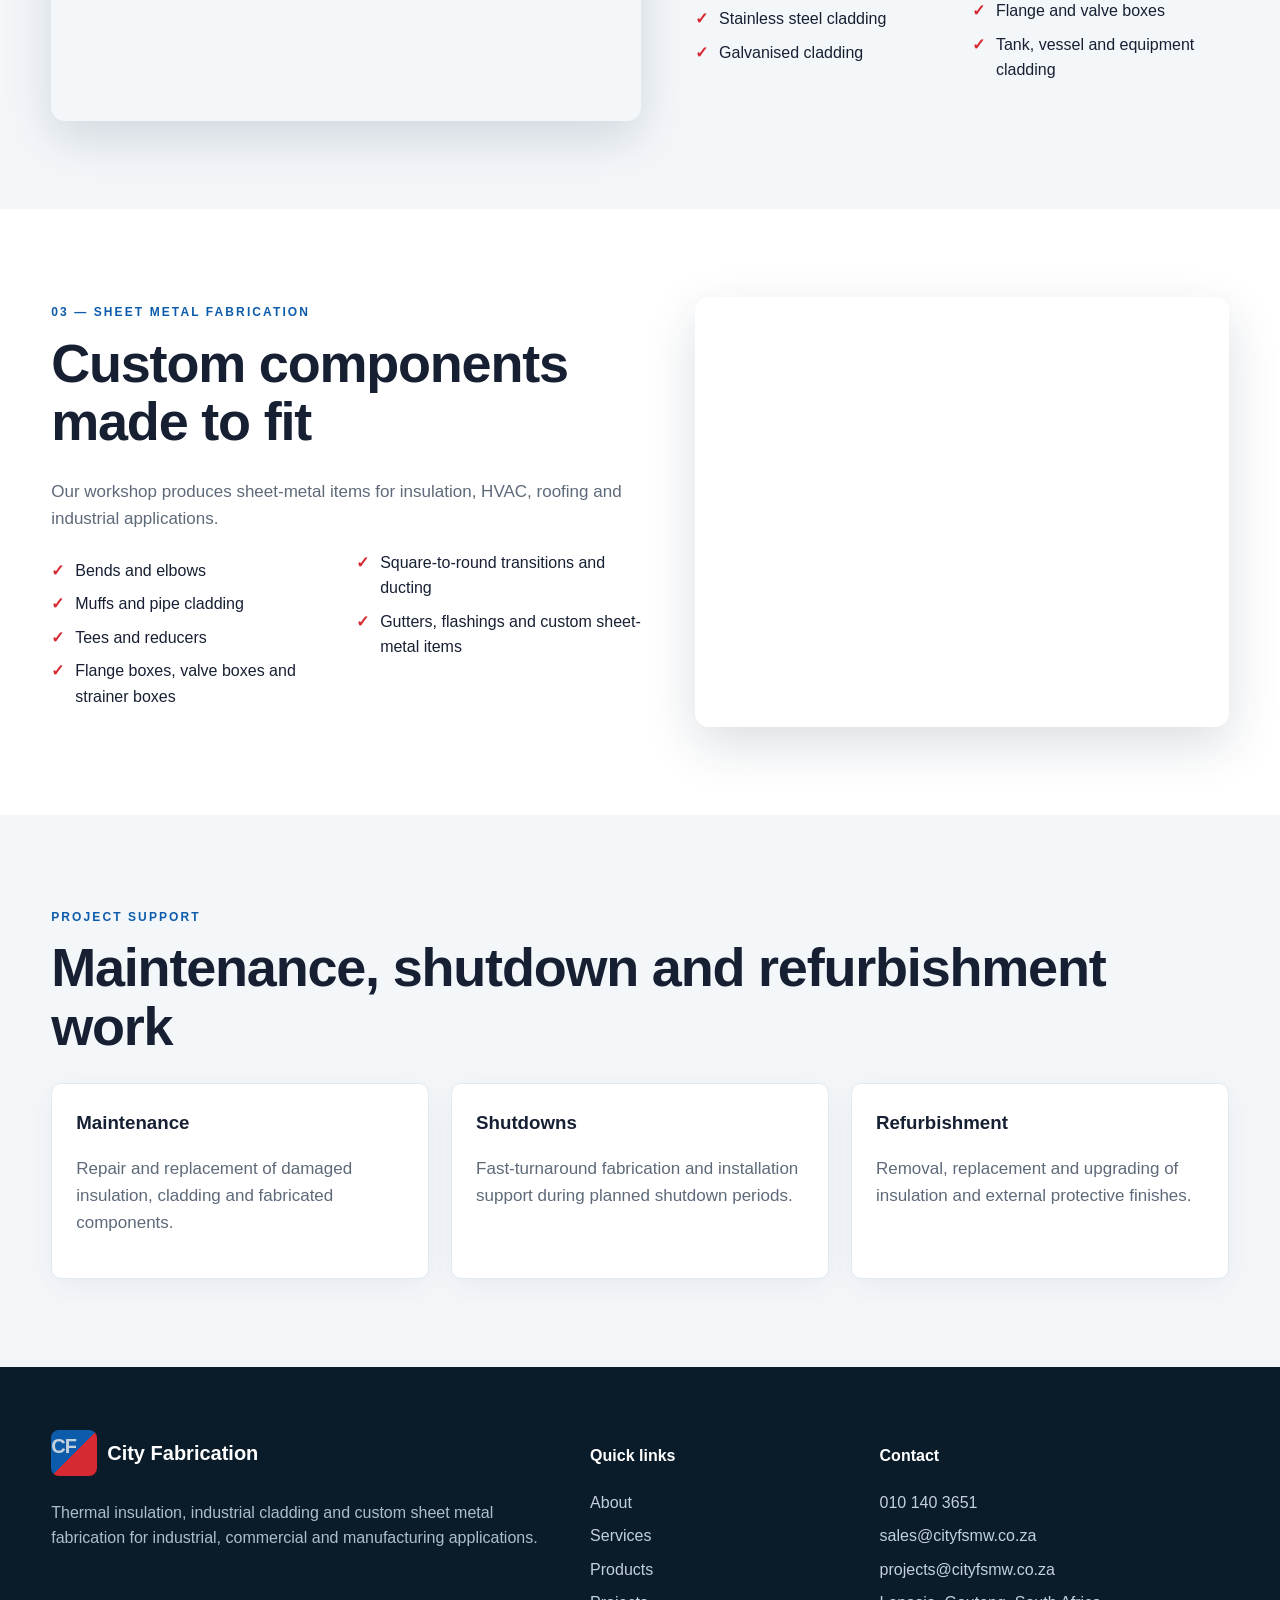
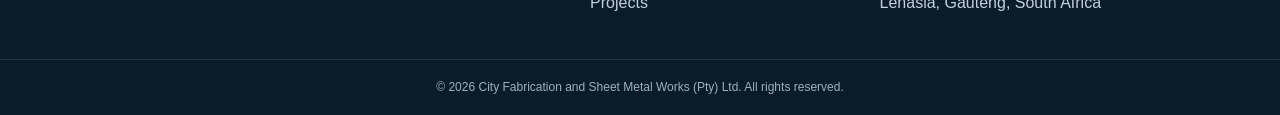
<file: services.html>
<!doctype html>
<html lang="en">
<head>
  <meta charset="utf-8">
  <meta name="viewport" content="width=device-width, initial-scale=1">
  <title>Services | City Fabrication and Sheet Metal Works</title>
  <meta name="description" content="Thermal insulation, industrial cladding, sheet metal fabrication and project support.">
  <link rel="stylesheet" href="style.css">
</head>
<body class="services-page">

<header class="site-header">
  <div class="container nav-wrap">
    <a class="brand" href="index.html" aria-label="City Fabrication home">
      <span class="brand-mark">CF</span>
      <span class="brand-text"><strong>City Fabrication and Sheet Metal Works</strong><small>(Pty) Ltd</small></span>
    </a>
    <button class="menu-btn" aria-label="Open navigation" aria-expanded="false">☰</button>
    <nav class="main-nav">
      <a href="index.html">Home</a>
      <a href="about.html">About</a>
      <a href="services.html">Services</a>
      <a href="products.html">Products</a>
      <a href="projects.html">Projects</a>
      <a href="contact.html">Contact</a>
      <a class="btn btn-small" href="mailto:sales@cityfsmw.co.za?subject=Request%20for%20Quotation">Request a Quote</a>
    </nav>
  </div>
</header>

<main>

<section class="page-hero hero-services"><div class="hero-shade"></div><div class="container hero-content"><span class="eyebrow">Our services</span><h1>Insulation, cladding and fabrication for industrial projects.</h1><p>From thermal performance to final weatherproofing, we support the full scope.</p></div></section>
<section id="insulation" class="section"><div class="container service-detail"><div><span class="eyebrow dark">01 — Thermal insulation</span><h2>Hot and cold insulation systems</h2><p>We install insulation systems to reduce heat loss or heat gain, protect personnel and support process temperature control.</p><ul class="check-list"><li>Pipe insulation and lagging</li><li>Boilers and furnace insulation</li><li>Tanks, vessels and process equipment</li><li>Plant room insulation</li><li>HVAC duct insulation</li><li>Cold-room and refrigeration applications</li></ul><a class="btn btn-dark" href="mailto:sales@cityfsmw.co.za?subject=Thermal%20Insulation%20Enquiry">Request pricing</a></div><div class="detail-photo photo-insulation"></div></div></section>
<section id="cladding" class="section section-alt"><div class="container service-detail reverse"><div><span class="eyebrow dark">02 — Industrial cladding</span><h2>Protective metal finishes</h2><p>We fabricate and install weatherproof and mechanical protection over insulation systems.</p><ul class="check-list"><li>Aluminium cladding</li><li>Stainless steel cladding</li><li>Galvanised cladding</li><li>Pipe muffs and lobster bends</li><li>Flange and valve boxes</li><li>Tank, vessel and equipment cladding</li></ul></div><div class="detail-photo photo-cladding"></div></div></section>
<section id="fabrication" class="section"><div class="container service-detail"><div><span class="eyebrow dark">03 — Sheet metal fabrication</span><h2>Custom components made to fit</h2><p>Our workshop produces sheet-metal items for insulation, HVAC, roofing and industrial applications.</p><ul class="check-list"><li>Bends and elbows</li><li>Muffs and pipe cladding</li><li>Tees and reducers</li><li>Flange boxes, valve boxes and strainer boxes</li><li>Square-to-round transitions and ducting</li><li>Gutters, flashings and custom sheet-metal items</li></ul></div><div class="detail-photo photo-fabrication"></div></div></section>
<section class="section section-alt"><div class="container"><span class="eyebrow dark">Project support</span><h2>Maintenance, shutdown and refurbishment work</h2><div class="card-grid three compact"><article><h3>Maintenance</h3><p>Repair and replacement of damaged insulation, cladding and fabricated components.</p></article><article><h3>Shutdowns</h3><p>Fast-turnaround fabrication and installation support during planned shutdown periods.</p></article><article><h3>Refurbishment</h3><p>Removal, replacement and upgrading of insulation and external protective finishes.</p></article></div></div></section>

</main>

<footer class="site-footer">
  <div class="container footer-grid">
    <div>
      <div class="footer-brand"><span class="brand-mark">CF</span><strong>City Fabrication</strong></div>
      <p>Thermal insulation, industrial cladding and custom sheet metal fabrication for industrial, commercial and manufacturing applications.</p>
    </div>
    <div>
      <h4>Quick links</h4>
      <a href="about.html">About</a><a href="services.html">Services</a><a href="products.html">Products</a><a href="projects.html">Projects</a>
    </div>
    <div>
      <h4>Contact</h4>
      <a href="tel:+27101403651">010 140 3651</a>
      <a href="mailto:sales@cityfsmw.co.za">sales@cityfsmw.co.za</a>
      <a href="mailto:projects@cityfsmw.co.za">projects@cityfsmw.co.za</a>
      <span>Lenasia, Gauteng, South Africa</span>
    </div>
  </div>
  <div class="footer-bottom">© <span id="year"></span> City Fabrication and Sheet Metal Works (Pty) Ltd. All rights reserved.</div>
</footer>
<script src="script.js"></script>

</body>
</html>
</file>
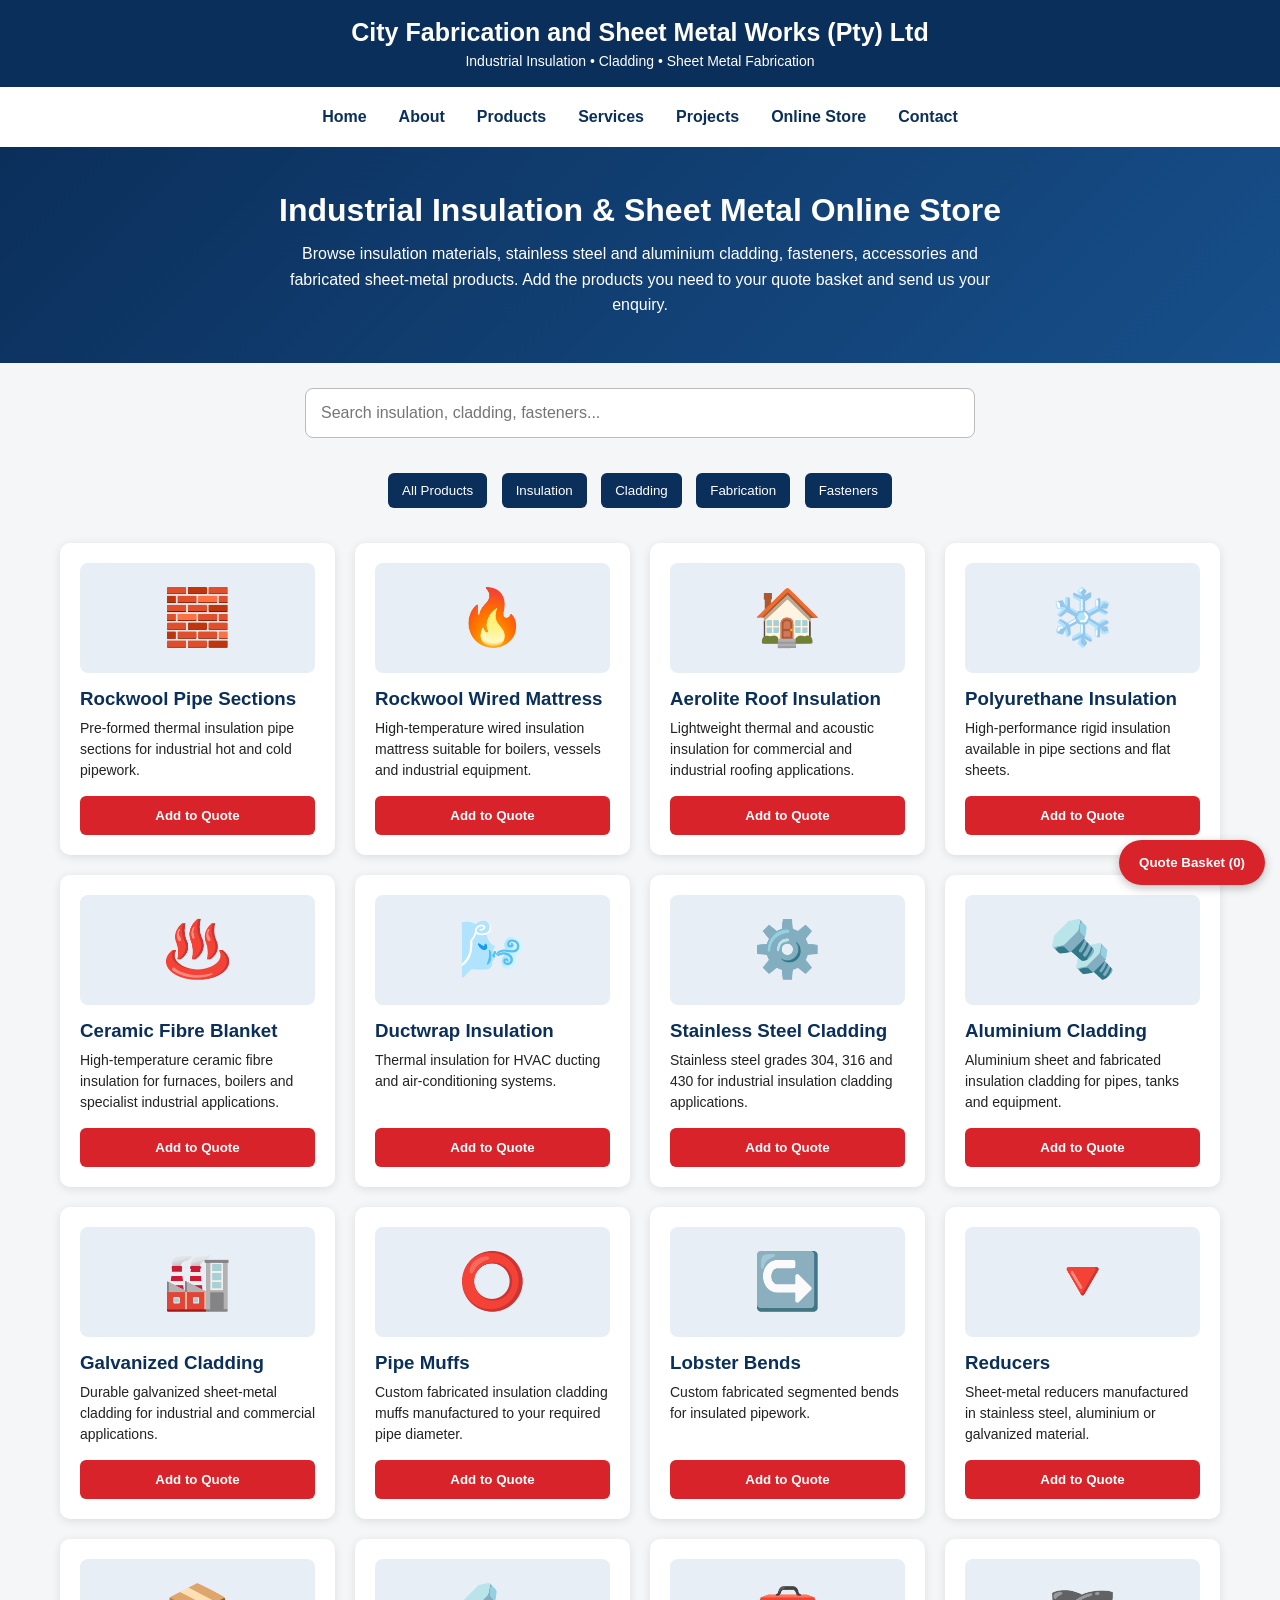
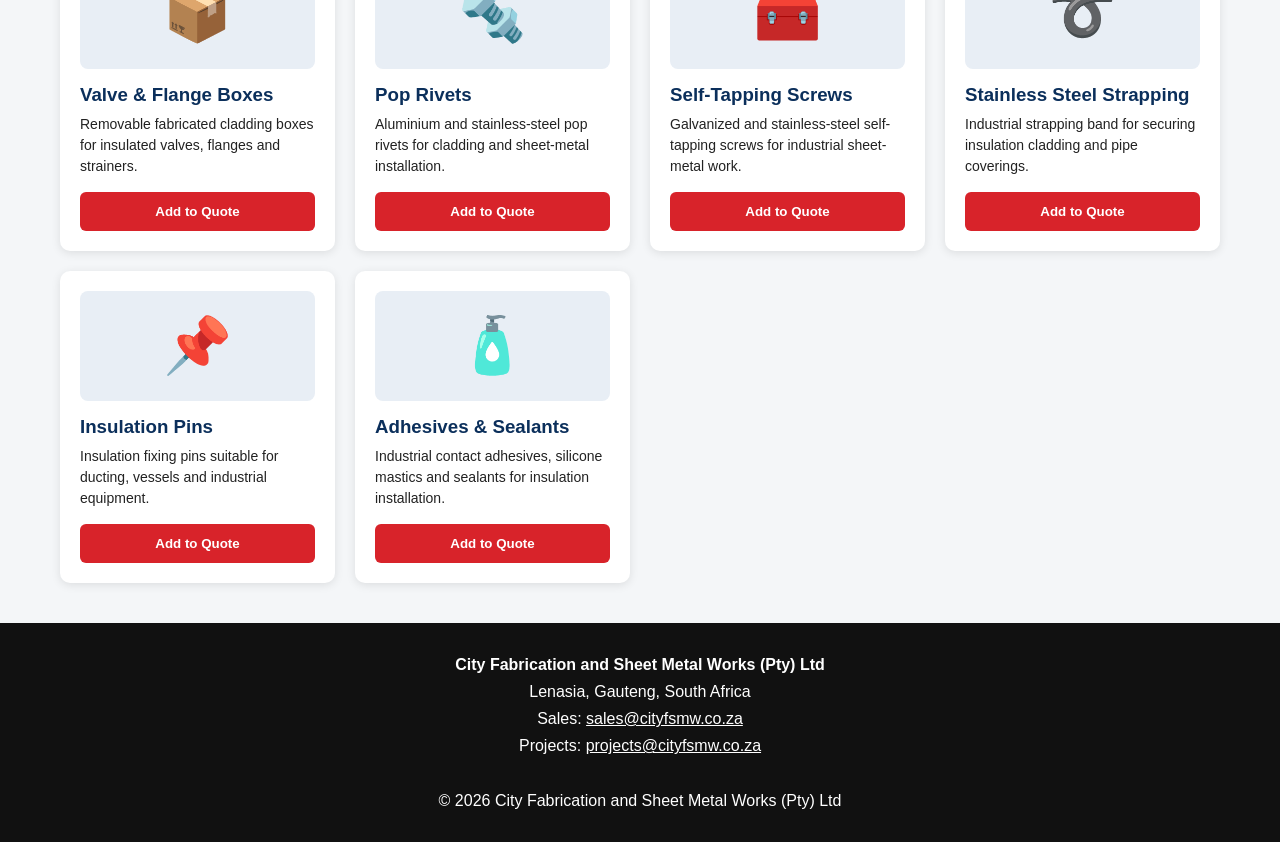
<file: store.html>
<!DOCTYPE html>
<html lang="en">
<head>
<meta charset="UTF-8">
<meta name="viewport" content="width=device-width, initial-scale=1.0">

<title>Online Store | City Fabrication and Sheet Metal Works</title>

<style>
*{
  box-sizing:border-box;
  margin:0;
  padding:0;
}

body{
  font-family:Arial,Helvetica,sans-serif;
  background:#f4f6f8;
  color:#222;
}

header{
  background:#0b2f5b;
  color:white;
  padding:18px;
  text-align:center;
}

header h1{
  font-size:25px;
  margin-bottom:6px;
}

header p{
  font-size:14px;
}

nav{
  background:#fff;
  display:flex;
  justify-content:center;
  flex-wrap:wrap;
  gap:10px;
  padding:13px;
  box-shadow:0 2px 5px rgba(0,0,0,.12);
}

nav a{
  text-decoration:none;
  color:#0b2f5b;
  font-weight:bold;
  padding:8px 11px;
}

.hero{
  background:linear-gradient(135deg,#0b2f5b,#174f8a);
  color:white;
  padding:45px 20px;
  text-align:center;
}

.hero h2{
  font-size:32px;
  margin-bottom:12px;
}

.hero p{
  max-width:750px;
  margin:auto;
  line-height:1.6;
}

.search-box{
  max-width:700px;
  margin:25px auto;
  padding:0 15px;
}

.search-box input{
  width:100%;
  padding:15px;
  border-radius:8px;
  border:1px solid #bbb;
  font-size:16px;
}

.categories{
  text-align:center;
  padding:5px 15px 20px;
}

.categories button{
  margin:5px;
  padding:10px 14px;
  border:none;
  border-radius:6px;
  background:#0b2f5b;
  color:white;
  cursor:pointer;
}

.store{
  max-width:1200px;
  margin:auto;
  padding:10px 20px 40px;
  display:grid;
  grid-template-columns:repeat(auto-fit,minmax(220px,1fr));
  gap:20px;
}

.product{
  background:white;
  border-radius:10px;
  padding:20px;
  box-shadow:0 2px 10px rgba(0,0,0,.1);
  display:flex;
  flex-direction:column;
}

.product .icon{
  height:110px;
  border-radius:8px;
  background:#e8eef5;
  display:flex;
  align-items:center;
  justify-content:center;
  font-size:55px;
  margin-bottom:15px;
}

.product h3{
  color:#0b2f5b;
  margin-bottom:8px;
}

.product p{
  font-size:14px;
  line-height:1.5;
  flex-grow:1;
}

.product button{
  margin-top:15px;
  background:#d8232a;
  color:white;
  border:none;
  padding:12px;
  border-radius:6px;
  font-weight:bold;
  cursor:pointer;
}

.cart{
  position:fixed;
  bottom:15px;
  right:15px;
  background:#d8232a;
  color:white;
  border:none;
  border-radius:30px;
  padding:15px 20px;
  font-weight:bold;
  box-shadow:0 3px 10px rgba(0,0,0,.25);
  cursor:pointer;
}

.modal{
  display:none;
  position:fixed;
  inset:0;
  background:rgba(0,0,0,.6);
  z-index:1000;
  padding:20px;
  overflow:auto;
}

.modal-content{
  max-width:600px;
  margin:50px auto;
  background:white;
  border-radius:12px;
  padding:25px;
}

.modal h2{
  color:#0b2f5b;
  margin-bottom:15px;
}

.cart-item{
  border-bottom:1px solid #ddd;
  padding:10px 0;
}

.checkout{
  display:block;
  text-align:center;
  text-decoration:none;
  margin-top:20px;
  background:#0b2f5b;
  color:white;
  padding:14px;
  border-radius:7px;
  font-weight:bold;
}

.close{
  float:right;
  font-size:28px;
  cursor:pointer;
}

footer{
  background:#111;
  color:white;
  text-align:center;
  padding:28px 15px;
  line-height:1.7;
}

footer a{
  color:white;
}

@media(max-width:600px){
  .hero h2{
    font-size:26px;
  }

  header h1{
    font-size:21px;
  }
}
</style>
</head>

<body>

<header>
  <h1>City Fabrication and Sheet Metal Works (Pty) Ltd</h1>
  <p>Industrial Insulation • Cladding • Sheet Metal Fabrication</p>
</header>

<nav>
  <a href="index.html">Home</a>
  <a href="about.html">About</a>
  <a href="products.html">Products</a>
  <a href="services.html">Services</a>
  <a href="projects.html">Projects</a>
  <a href="store.html">Online Store</a>
  <a href="contact.html">Contact</a>
</nav>

<section class="hero">
  <h2>Industrial Insulation & Sheet Metal Online Store</h2>
  <p>
    Browse insulation materials, stainless steel and aluminium cladding,
    fasteners, accessories and fabricated sheet-metal products.
    Add the products you need to your quote basket and send us your enquiry.
  </p>
</section>

<div class="search-box">
  <input
    type="text"
    id="search"
    placeholder="Search insulation, cladding, fasteners..."
    onkeyup="searchProducts()">
</div>

<div class="categories">
  <button onclick="filterProducts('all')">All Products</button>
  <button onclick="filterProducts('insulation')">Insulation</button>
  <button onclick="filterProducts('cladding')">Cladding</button>
  <button onclick="filterProducts('fabrication')">Fabrication</button>
  <button onclick="filterProducts('fasteners')">Fasteners</button>
</div>

<section class="store">

<div class="product" data-category="insulation">
<div class="icon">🧱</div>
<h3>Rockwool Pipe Sections</h3>
<p>Pre-formed thermal insulation pipe sections for industrial hot and cold pipework.</p>
<button onclick="addToCart('Rockwool Pipe Sections')">Add to Quote</button>
</div>

<div class="product" data-category="insulation">
<div class="icon">🔥</div>
<h3>Rockwool Wired Mattress</h3>
<p>High-temperature wired insulation mattress suitable for boilers, vessels and industrial equipment.</p>
<button onclick="addToCart('Rockwool Wired Mattress')">Add to Quote</button>
</div>

<div class="product" data-category="insulation">
<div class="icon">🏠</div>
<h3>Aerolite Roof Insulation</h3>
<p>Lightweight thermal and acoustic insulation for commercial and industrial roofing applications.</p>
<button onclick="addToCart('Aerolite Roof Insulation')">Add to Quote</button>
</div>

<div class="product" data-category="insulation">
<div class="icon">❄️</div>
<h3>Polyurethane Insulation</h3>
<p>High-performance rigid insulation available in pipe sections and flat sheets.</p>
<button onclick="addToCart('Polyurethane Insulation')">Add to Quote</button>
</div>

<div class="product" data-category="insulation">
<div class="icon">♨️</div>
<h3>Ceramic Fibre Blanket</h3>
<p>High-temperature ceramic fibre insulation for furnaces, boilers and specialist industrial applications.</p>
<button onclick="addToCart('Ceramic Fibre Blanket')">Add to Quote</button>
</div>

<div class="product" data-category="insulation">
<div class="icon">🌬️</div>
<h3>Ductwrap Insulation</h3>
<p>Thermal insulation for HVAC ducting and air-conditioning systems.</p>
<button onclick="addToCart('Ductwrap Insulation')">Add to Quote</button>
</div>

<div class="product" data-category="cladding">
<div class="icon">⚙️</div>
<h3>Stainless Steel Cladding</h3>
<p>Stainless steel grades 304, 316 and 430 for industrial insulation cladding applications.</p>
<button onclick="addToCart('Stainless Steel Cladding')">Add to Quote</button>
</div>

<div class="product" data-category="cladding">
<div class="icon">🔩</div>
<h3>Aluminium Cladding</h3>
<p>Aluminium sheet and fabricated insulation cladding for pipes, tanks and equipment.</p>
<button onclick="addToCart('Aluminium Cladding')">Add to Quote</button>
</div>

<div class="product" data-category="cladding">
<div class="icon">🏭</div>
<h3>Galvanized Cladding</h3>
<p>Durable galvanized sheet-metal cladding for industrial and commercial applications.</p>
<button onclick="addToCart('Galvanized Cladding')">Add to Quote</button>
</div>

<div class="product" data-category="fabrication">
<div class="icon">⭕</div>
<h3>Pipe Muffs</h3>
<p>Custom fabricated insulation cladding muffs manufactured to your required pipe diameter.</p>
<button onclick="addToCart('Pipe Muffs')">Add to Quote</button>
</div>

<div class="product" data-category="fabrication">
<div class="icon">↪️</div>
<h3>Lobster Bends</h3>
<p>Custom fabricated segmented bends for insulated pipework.</p>
<button onclick="addToCart('Lobster Bends')">Add to Quote</button>
</div>

<div class="product" data-category="fabrication">
<div class="icon">🔻</div>
<h3>Reducers</h3>
<p>Sheet-metal reducers manufactured in stainless steel, aluminium or galvanized material.</p>
<button onclick="addToCart('Reducers')">Add to Quote</button>
</div>

<div class="product" data-category="fabrication">
<div class="icon">📦</div>
<h3>Valve & Flange Boxes</h3>
<p>Removable fabricated cladding boxes for insulated valves, flanges and strainers.</p>
<button onclick="addToCart('Valve and Flange Boxes')">Add to Quote</button>
</div>

<div class="product" data-category="fasteners">
<div class="icon">🔩</div>
<h3>Pop Rivets</h3>
<p>Aluminium and stainless-steel pop rivets for cladding and sheet-metal installation.</p>
<button onclick="addToCart('Pop Rivets')">Add to Quote</button>
</div>

<div class="product" data-category="fasteners">
<div class="icon">🧰</div>
<h3>Self-Tapping Screws</h3>
<p>Galvanized and stainless-steel self-tapping screws for industrial sheet-metal work.</p>
<button onclick="addToCart('Self-Tapping Screws')">Add to Quote</button>
</div>

<div class="product" data-category="fasteners">
<div class="icon">➰</div>
<h3>Stainless Steel Strapping</h3>
<p>Industrial strapping band for securing insulation cladding and pipe coverings.</p>
<button onclick="addToCart('Stainless Steel Strapping')">Add to Quote</button>
</div>

<div class="product" data-category="fasteners">
<div class="icon">📌</div>
<h3>Insulation Pins</h3>
<p>Insulation fixing pins suitable for ducting, vessels and industrial equipment.</p>
<button onclick="addToCart('Insulation Pins')">Add to Quote</button>
</div>

<div class="product" data-category="fasteners">
<div class="icon">🧴</div>
<h3>Adhesives & Sealants</h3>
<p>Industrial contact adhesives, silicone mastics and sealants for insulation installation.</p>
<button onclick="addToCart('Adhesives and Sealants')">Add to Quote</button>
</div>

</section>

<button class="cart" onclick="openCart()">
Quote Basket (<span id="cartCount">0</span>)
</button>

<div id="cartModal" class="modal">
<div class="modal-content">

<span class="close" onclick="closeCart()">×</span>

<h2>Your Quote Request</h2>

<div id="cartItems"></div>

<a id="emailQuote" class="checkout" href="#">
Email Quote Request
</a>

</div>
</div>

<footer>

<strong>City Fabrication and Sheet Metal Works (Pty) Ltd</strong><br>

Lenasia, Gauteng, South Africa<br>

Sales:
<a href="mailto:sales@cityfsmw.co.za">
sales@cityfsmw.co.za
</a>

<br>

Projects:
<a href="mailto:projects@cityfsmw.co.za">
projects@cityfsmw.co.za
</a>

<br><br>

© 2026 City Fabrication and Sheet Metal Works (Pty) Ltd

</footer>

<script>

let cart=[];

function addToCart(product){

cart.push(product);

document.getElementById("cartCount").innerText=cart.length;

alert(product+" added to your quote basket.");

}

function openCart(){

document.getElementById("cartModal").style.display="block";

let area=document.getElementById("cartItems");

area.innerHTML="";

if(cart.length===0){

area.innerHTML="<p>Your quote basket is empty.</p>";

}else{

cart.forEach(function(item,index){

area.innerHTML+=
'<div class="cart-item">'+
(index+1)+'. '+item+
'</div>';

});

}

let subject=encodeURIComponent(
"Online Store Quote Request - City Fabrication"
);

let body=encodeURIComponent(
"Good day City Fabrication,\n\n"+
"I would like a quotation for the following products:\n\n"+
cart.map((x,i)=>(i+1)+". "+x).join("\n")+
"\n\nPlease contact me regarding pricing and availability.\n\n"+
"Name:\nCompany:\nTelephone:\nDelivery Location:\n"
);

document.getElementById("emailQuote").href=
"mailto:sales@cityfsmw.co.za?subject="+subject+"&body="+body;

}

function closeCart(){

document.getElementById("cartModal").style.display="none";

}

function filterProducts(category){

document.querySelectorAll(".product").forEach(function(product){

if(
category==="all" ||
product.dataset.category===category
){

product.style.display="flex";

}else{

product.style.display="none";

}

});

}

function searchProducts(){

let search=
document.getElementById("search").value.toLowerCase();

document.querySelectorAll(".product").forEach(function(product){

let text=product.innerText.toLowerCase();

product.style.display=
text.includes(search) ? "flex" : "none";

});

}

window.onclick=function(event){

let modal=document.getElementById("cartModal");

if(event.target===modal){

modal.style.display="none";

}

}

</script>

</body>
</html>
</file>
<file: style.css>
:root{--navy:#102a43;--blue:#0d5cab;--red:#d62932;--ink:#172033;--muted:#5e6a79;--line:#e3e9ef;--light:#f4f7fa;--white:#fff}
*{box-sizing:border-box}html{scroll-behavior:smooth}body{margin:0;font-family:Arial,Helvetica,sans-serif;color:var(--ink);background:#fff;line-height:1.6}.container{width:min(1180px,92%);margin:auto}a{color:inherit}
.site-header{position:sticky;top:0;z-index:100;background:rgba(255,255,255,.97);border-bottom:1px solid var(--line);backdrop-filter:blur(10px)}.nav-wrap{min-height:80px;display:flex;align-items:center;justify-content:space-between;gap:18px}.brand{display:flex;align-items:center;gap:12px;text-decoration:none}.brand-mark{display:grid;place-items:center;width:46px;height:46px;border-radius:8px;background:linear-gradient(135deg,var(--blue) 0 50%,var(--red) 50% 100%);color:#fff;font-weight:900;letter-spacing:-1px}.brand-text strong,.brand-text small{display:block}.brand-text strong{font-size:16px;line-height:1.15;max-width:330px}.brand-text small{font-size:11px;color:#657282;margin-top:3px}.main-nav{display:flex;align-items:center;gap:22px}.main-nav>a{font-weight:800;font-size:14px;text-decoration:none;color:#2c3646}.menu-btn{display:none;border:0;background:transparent;font-size:28px}
.btn{display:inline-flex!important;align-items:center;justify-content:center;padding:13px 20px;border-radius:6px;background:var(--red)!important;border:2px solid var(--red);color:#fff!important;text-decoration:none;font-weight:900;transition:.2s}.btn:hover{transform:translateY(-1px);filter:brightness(.96)}.btn-small{padding:10px 14px}.btn-outline{background:transparent!important;border-color:#fff}.btn-dark{background:var(--navy)!important;border-color:var(--navy)}.btn-light{background:#fff!important;border-color:#fff;color:var(--navy)!important}
.hero,.page-hero{position:relative;color:#fff;background-size:cover;background-position:center;display:flex;align-items:center}.hero{min-height:640px}.page-hero{min-height:470px}.hero-home{background-image:url("https://images.unsplash.com/photo-1504917595217-d4dc5ebe6122?auto=format&fit=crop&w=1800&q=85")}.hero-about{background-image:url("https://images.unsplash.com/photo-1581092160562-40aa08e78837?auto=format&fit=crop&w=1800&q=85")}.hero-services{background-image:url("https://images.unsplash.com/photo-1581094794329-c8112a89af12?auto=format&fit=crop&w=1800&q=85")}.hero-products{background-image:url("https://images.unsplash.com/photo-1586864387967-d02ef85d93e8?auto=format&fit=crop&w=1800&q=85")}.hero-projects{background-image:url("https://images.unsplash.com/photo-1504917595217-d4dc5ebe6122?auto=format&fit=crop&w=1800&q=85")}.hero-contact{background-image:url("https://images.unsplash.com/photo-1497366754035-f200968a6e72?auto=format&fit=crop&w=1800&q=85")}.hero-shade{position:absolute;inset:0;background:linear-gradient(90deg,rgba(8,29,52,.94),rgba(8,29,52,.7) 55%,rgba(8,29,52,.35))}.hero-content{position:relative;z-index:2;padding:70px 0}.eyebrow{text-transform:uppercase;letter-spacing:2.1px;font-size:12px;font-weight:900;color:#d9e7f7}.eyebrow.dark{color:var(--blue)}.hero h1,.page-hero h1{font-size:clamp(44px,7vw,78px);line-height:1.02;letter-spacing:-2px;max-width:880px;margin:16px 0 20px}.hero h1 span{color:#f2b8bc}.hero p,.page-hero p{max-width:750px;font-size:20px;color:#edf3f9}.hero-actions{display:flex;flex-wrap:wrap;gap:14px;margin-top:30px}
.service-strip{background:var(--navy);color:#fff}.strip-grid{display:grid;grid-template-columns:repeat(4,1fr)}.strip-grid div{padding:26px 22px;border-right:1px solid rgba(255,255,255,.14)}.strip-grid strong,.strip-grid span{display:block}.strip-grid strong{font-size:18px}.strip-grid span{font-size:12px;color:#bed0e3}
.section{padding:88px 0}.section-alt{background:var(--light)}.section h2{font-size:clamp(34px,4.4vw,54px);line-height:1.08;letter-spacing:-1.2px;margin:10px 0 28px}.lead{font-size:20px;color:var(--muted);max-width:800px}.intro-grid,.service-detail,.contact-layout{display:grid;grid-template-columns:1.05fr .95fr;gap:54px;align-items:center}.section p{color:var(--muted);font-size:17px}.image-panel,.detail-photo{min-height:430px;border-radius:14px;background-size:cover;background-position:center;box-shadow:0 18px 50px rgba(16,42,67,.15);position:relative;overflow:hidden}.image-panel span{position:absolute;left:20px;bottom:20px;background:#fff;padding:10px 14px;border-radius:6px;font-weight:900}.image-plant{background-image:url("https://images.unsplash.com/photo-1581092160562-40aa08e78837?auto=format&fit=crop&w=1200&q=85")}.image-workshop{background-image:url("https://images.unsplash.com/photo-1581094794329-c8112a89af12?auto=format&fit=crop&w=1200&q=85")}
.card-grid{display:grid;gap:22px}.card-grid.three{grid-template-columns:repeat(3,1fr)}.card-grid.four{grid-template-columns:repeat(4,1fr)}.feature-card,.compact article,.product-catalog article,.project-card{background:#fff;border:1px solid var(--line);border-radius:10px;overflow:hidden;box-shadow:0 8px 28px rgba(16,42,67,.06)}.card-photo,.project-photo{height:220px;background-size:cover;background-position:center}.card-pad{padding:23px}.card-pad h3,.compact h3,.product-catalog h3{margin:0 0 10px}.card-pad a{font-weight:900;color:var(--blue);text-decoration:none}.photo-insulation{background-image:url("https://images.unsplash.com/photo-1513828583688-c52646db42da?auto=format&fit=crop&w=1200&q=85")}.photo-cladding{background-image:url("https://images.unsplash.com/photo-1486406146926-c627a92ad1ab?auto=format&fit=crop&w=1200&q=85")}.photo-fabrication{background-image:url("https://images.unsplash.com/photo-1565439396-9e88a1b126a1?auto=format&fit=crop&w=1200&q=85")}.section-heading{display:flex;justify-content:space-between;align-items:end;gap:30px;margin-bottom:30px}.mini-product-grid,.product-catalog{display:grid;grid-template-columns:repeat(3,1fr);gap:18px}.mini-product-grid a,.product-catalog article{padding:24px;text-decoration:none;border:1px solid var(--line);border-radius:9px;background:#fff}.mini-product-grid b,.mini-product-grid span{display:block}.mini-product-grid b{font-size:18px;color:var(--navy)}.mini-product-grid span{font-size:14px;color:var(--muted);margin-top:5px}.industries{background:var(--navy);color:#fff}.industries h2{color:#fff}.industry-grid{display:grid;grid-template-columns:repeat(4,1fr);gap:12px}.industry-grid span{padding:18px;border:1px solid rgba(255,255,255,.2);border-radius:8px;background:rgba(255,255,255,.05);font-weight:800}.compact article{padding:24px}.compact article>b{font-size:32px;color:var(--red)}.cta{background:linear-gradient(135deg,var(--blue),var(--navy));color:#fff;padding:65px 0}.cta h2{font-size:clamp(32px,4vw,50px);line-height:1.08;margin:10px 0}.cta-grid{display:flex;justify-content:space-between;align-items:center;gap:30px}.cta-actions{display:flex;gap:12px;flex-wrap:wrap}
.timeline{display:grid;grid-template-columns:repeat(4,1fr);gap:18px}.timeline article{padding:25px;background:#fff;border:1px solid var(--line);border-radius:9px}.timeline b{display:grid;place-items:center;width:40px;height:40px;border-radius:50%;background:var(--navy);color:#fff}.tag-cloud{display:flex;flex-wrap:wrap;gap:12px}.tag-cloud span{padding:12px 16px;border-radius:999px;background:var(--light);border:1px solid var(--line);font-weight:800}.service-detail.reverse>div:first-child{order:2}.service-detail.reverse>.detail-photo{order:1}.check-list{padding:0;list-style:none;columns:2;gap:20px}.check-list li{margin:8px 0;padding-left:24px;position:relative}.check-list li:before{content:"✓";position:absolute;left:0;color:var(--red);font-weight:900}.product-catalog{grid-template-columns:repeat(4,1fr)}.center-action{text-align:center;margin-top:34px}.project-grid{display:grid;grid-template-columns:repeat(3,1fr);gap:22px}.project-card span{font-size:12px;text-transform:uppercase;letter-spacing:1.5px;color:var(--blue);font-weight:900}.p1{background-image:url("https://images.unsplash.com/photo-1513828583688-c52646db42da?auto=format&fit=crop&w=1000&q=85")}.p2{background-image:url("https://images.unsplash.com/photo-1504917595217-d4dc5ebe6122?auto=format&fit=crop&w=1000&q=85")}.p3{background-image:url("https://images.unsplash.com/photo-1565439396-9e88a1b126a1?auto=format&fit=crop&w=1000&q=85")}.p4{background-image:url("https://images.unsplash.com/photo-1504328345606-18bbc8c9d7d1?auto=format&fit=crop&w=1000&q=85")}.p5{background-image:url("https://images.unsplash.com/photo-1581092918056-0c4c3acd3789?auto=format&fit=crop&w=1000&q=85")}.p6{background-image:url("https://images.unsplash.com/photo-1586864387967-d02ef85d93e8?auto=format&fit=crop&w=1000&q=85")}
.contact-layout{align-items:start}.contact-boxes{display:grid;gap:12px;margin-top:28px}.contact-boxes>a,.contact-boxes>div{display:flex;justify-content:space-between;gap:20px;padding:18px;border:1px solid var(--line);border-radius:8px;text-decoration:none}.contact-boxes span{color:var(--muted)}.contact-form{background:var(--light);padding:30px;border-radius:12px;border:1px solid var(--line)}.contact-form h3{font-size:28px;margin-top:0}.contact-form label{display:grid;gap:6px;margin:14px 0;font-weight:800}.contact-form input,.contact-form select,.contact-form textarea{width:100%;padding:12px 13px;border:1px solid #cfd7df;border-radius:6px;font:inherit;background:#fff}.form-note{font-size:12px!important}
.site-footer{background:#0a1b2a;color:#dce5ed;padding-top:55px}.footer-grid{display:grid;grid-template-columns:2fr 1fr 1.4fr;gap:40px;padding-bottom:35px}.footer-grid h4{color:#fff}.footer-grid a,.footer-grid span{display:block;text-decoration:none;color:#c4d0db;margin:8px 0}.footer-brand{display:flex;align-items:center;gap:10px;color:#fff;font-size:20px}.footer-grid p{max-width:500px;color:#aebdca}.footer-bottom{text-align:center;border-top:1px solid rgba(255,255,255,.1);padding:18px;font-size:12px;color:#9fb0be}
@media(max-width:900px){.menu-btn{display:block}.main-nav{display:none;position:absolute;top:80px;left:0;right:0;background:#fff;padding:20px 4%;flex-direction:column;align-items:stretch;border-bottom:1px solid var(--line)}body.menu-open .main-nav{display:flex}.strip-grid{grid-template-columns:repeat(2,1fr)}.intro-grid,.service-detail,.contact-layout{grid-template-columns:1fr}.service-detail.reverse>div:first-child,.service-detail.reverse>.detail-photo{order:initial}.card-grid.three,.project-grid{grid-template-columns:1fr 1fr}.card-grid.four,.timeline,.product-catalog{grid-template-columns:1fr 1fr}.mini-product-grid,.industry-grid{grid-template-columns:1fr 1fr}.cta-grid{display:block}.cta-actions{margin-top:24px}.section-heading{display:block}.section-heading .btn{margin-top:10px}}
@media(max-width:600px){.brand-text strong{font-size:13px;max-width:210px}.brand-text small{font-size:10px}.hero{min-height:590px}.page-hero{min-height:400px}.hero h1,.page-hero h1{font-size:44px}.hero p,.page-hero p{font-size:17px}.section{padding:64px 0}.strip-grid,.card-grid.three,.card-grid.four,.timeline,.product-catalog,.project-grid,.mini-product-grid,.industry-grid,.footer-grid{grid-template-columns:1fr}.strip-grid div{border-right:0;border-bottom:1px solid rgba(255,255,255,.12)}.check-list{columns:1}.image-panel,.detail-photo{min-height:300px}.contact-boxes>a,.contact-boxes>div{display:block}.footer-grid{gap:18px}}
</file>
